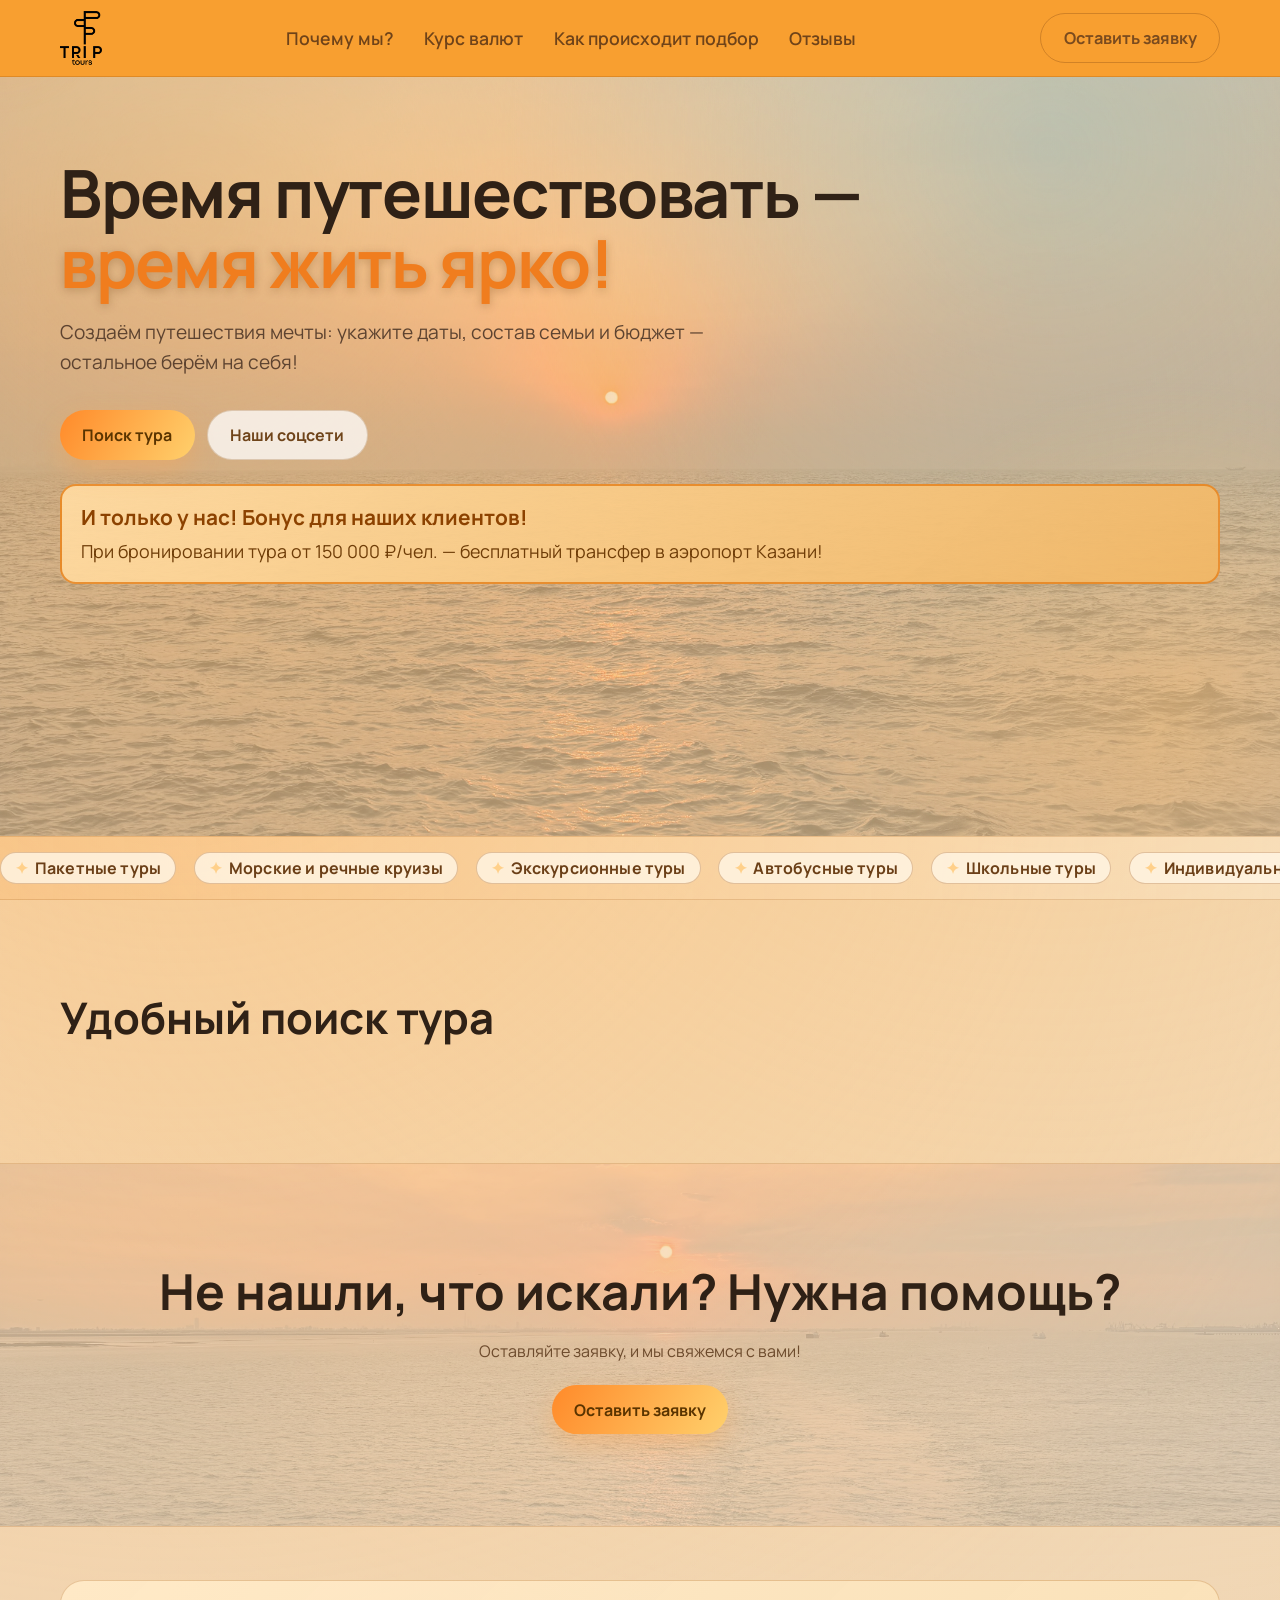
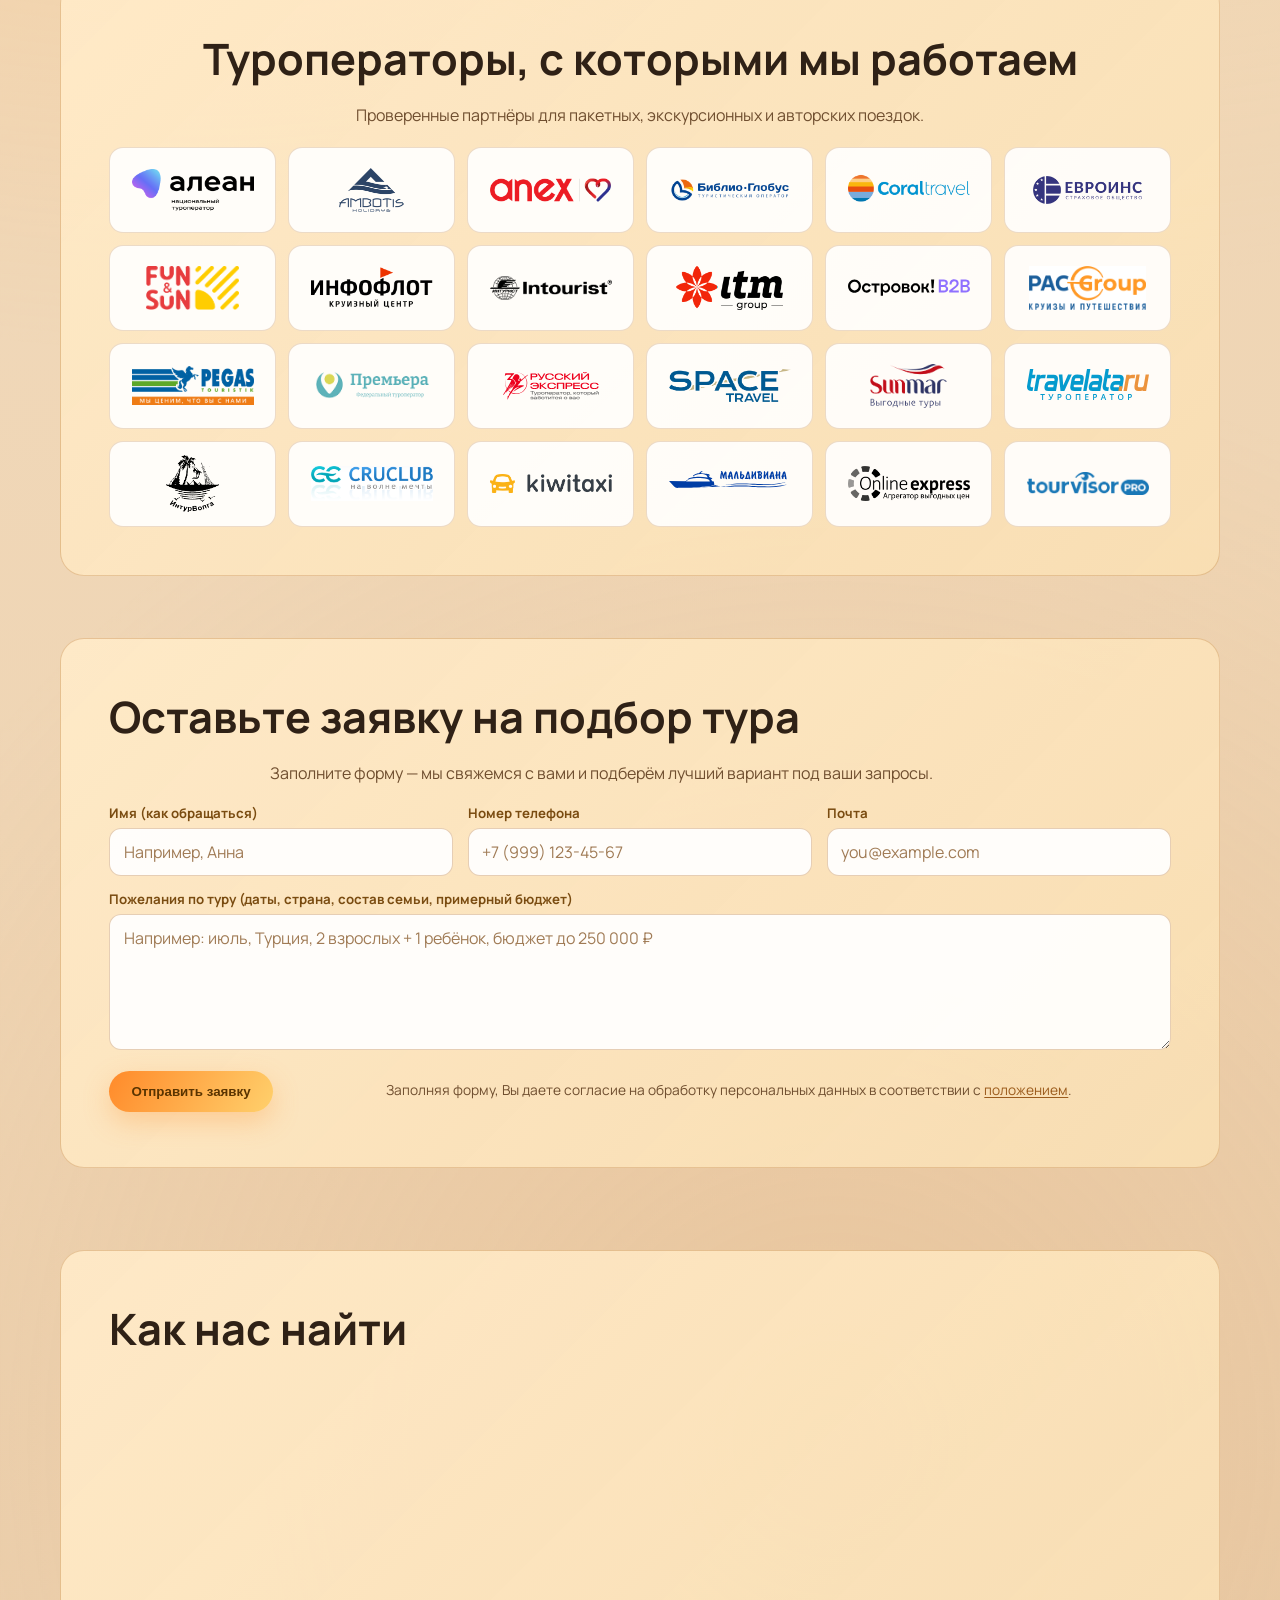
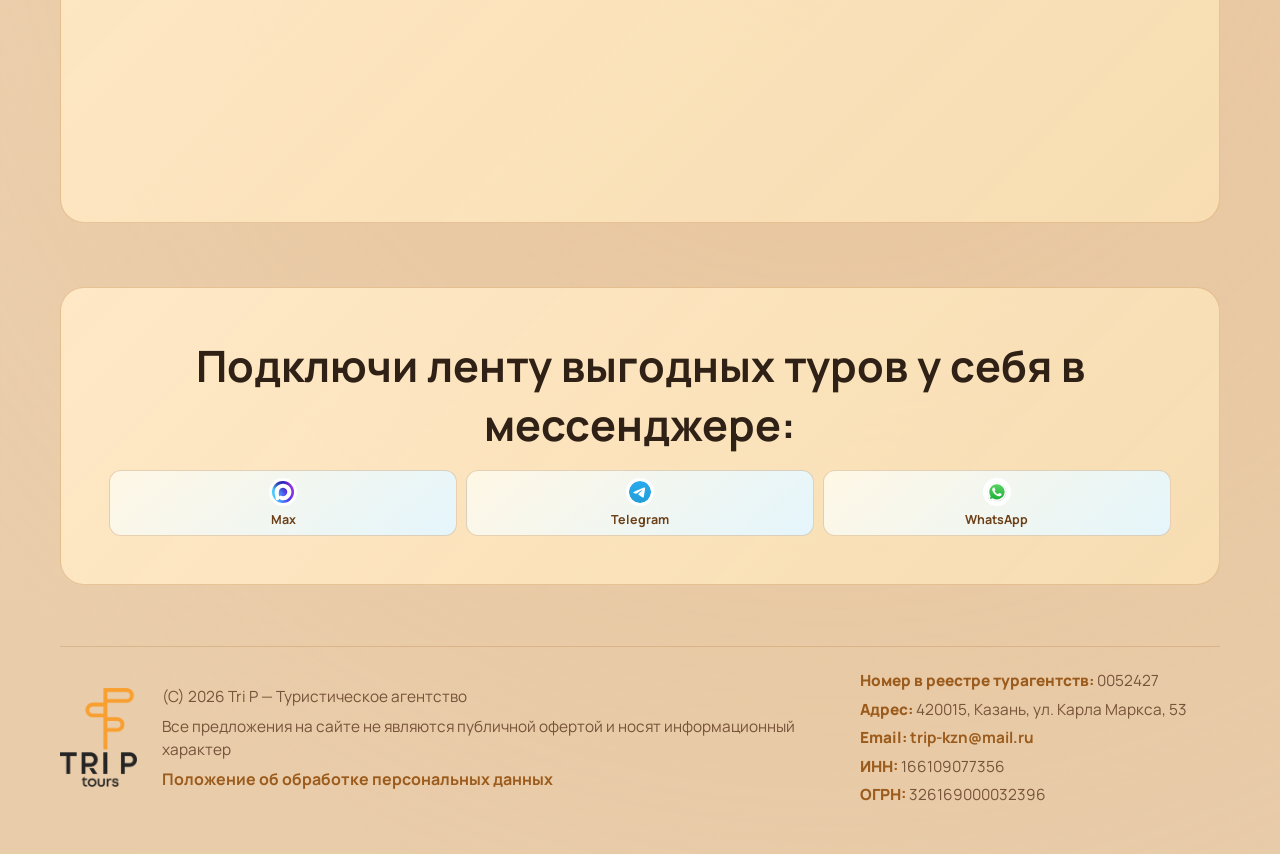
<file: services/website/static/index.html>
<!doctype html>
<html lang="ru">
  <head>
    <meta charset="UTF-8" />
    <meta name="viewport" content="width=device-width, initial-scale=1.0" />
    <title>Trip - Путешествуя по планете</title>
    <link rel="preconnect" href="https://fonts.googleapis.com" />
    <link rel="preconnect" href="https://fonts.gstatic.com" crossorigin />
    <link
      href="https://fonts.googleapis.com/css2?family=Manrope:wght@400;500;600;700;800&display=swap"
      rel="stylesheet"
    />
    <link rel="icon" type="image/png" href="assets/favicon.png" />
    <link rel="stylesheet" href="styles.css" />
  </head>
  <body>
    <div class="cursor-glow" aria-hidden="true"></div>
    <header class="site-header">
      <div class="container nav-wrap">
        <a class="brand" href="/">
          <img src="assets/logo-trip.png" alt="TriP" />
        </a>
        <nav class="nav-links">
          <a href="/why-us">Почему мы?</a>
          <a href="/currency-rate">Курс валют</a>
          <a href="/how-selection-works">Как происходит подбор</a>
          <a href="/reviews">Отзывы</a>
        </nav>
        <a class="btn btn-outline" href="#trip-form">Оставить заявку</a>
      </div>
    </header>

    <main>
      <section class="hero parallax-section" id="hero">
        <div class="hero-bg-layer layer-1" data-speed="0.25"></div>
        <div class="hero-bg-layer layer-2" data-speed="0.45"></div>
        <div class="hero-bg-layer layer-3" data-speed="0.7"></div>

        <div class="container hero-content">
          <div class="hero-main-copy">
            <h1>
              Время путешествовать —
              <span>время жить ярко!</span>
            </h1>
            <p class="hero-subtitle">
              Создаём путешествия мечты: укажите даты, состав семьи и бюджет —
              остальное берём на себя!
            </p>
            <div class="hero-actions">
              <a href="#tourvisor-search" class="btn btn-primary">Поиск тура</a>
              <a href="#groups" class="btn btn-glass">Наши соцсети</a>
            </div>

            <div class="bonus-offer">
              <strong>И только у нас! Бонус для наших клиентов!</strong>
              <span>При бронировании тура от 150 000 ₽/чел. — бесплатный трансфер в аэропорт Казани!</span>
            </div>
          </div>

        </div>
      </section>

      <section class="motion-strip" aria-label="Преимущества">
        <div class="motion-track">
          <div class="motion-group">
            <span>Пакетные туры</span>
            <span>Морские и речные круизы</span>
            <span>Экскурсионные туры</span>
            <span>Автобусные туры</span>
            <span>Школьные туры</span>
            <span>Индивидуальные путешествия</span>
            <span>Визовая поддержка</span>
            <span>Отели</span>
            <span>Авиабилеты</span>
            <span>Страховка</span>
          </div>
          <div class="motion-group" aria-hidden="true">
            <span>Пакетные туры</span>
            <span>Морские и речные круизы</span>
            <span>Экскурсионные туры</span>
            <span>Автобусные туры</span>
            <span>Школьные туры</span>
            <span>Индивидуальные путешествия</span>
            <span>Визовая поддержка</span>
            <span>Отели</span>
            <span>Авиабилеты</span>
            <span>Страховка</span>
          </div>
        </div>
      </section>

      <section class="section reveal-item" id="tourvisor-search">
        <div class="container">
          <div class="section-head">
            <h2>Удобный поиск тура</h2>
          </div>
          <div class="tv-search-form tv-moduleid-9976347" id="tvModuleContainer"></div>
        </div>
      </section>

      <!-- 
      <section class="section destinations reveal-item">
        <div class="container">
          <div class="section-head">
            <p class="eyebrow">Топ-направления</p>
            <h2>Куда отправимся в этом сезоне</h2>
          </div>

          <div class="slider" data-slider="destinations" data-autoplay="true" data-interval="4200">
            <button class="slider-btn prev" aria-label="Предыдущий слайд">‹</button>
            <div class="slider-window">
              <div class="slider-track">
                <article class="card destination-card active">
                  <img src="assets/images/site/dest-1.jpg" data-fallback="assets/images/site/dest-2.jpg" alt="Направление 1" />
                  <div class="card-info">
                    <h3>Санторини, Греция</h3>
                    <p>Белоснежные улочки, вулканические пляжи и закаты уровня postcard.</p>
                  </div>
                </article>
                <article class="card destination-card">
                  <img src="assets/images/site/dest-2.jpg" data-fallback="assets/images/site/dest-3.jpg" alt="Направление 2" />
                  <div class="card-info">
                    <h3>Бали, Индонезия</h3>
                    <p>Тропическая эстетика, виллы в джунглях и перезагрузка в стиле zen.</p>
                  </div>
                </article>
                <article class="card destination-card">
                  <img src="assets/images/site/dest-3.jpg" data-fallback="assets/images/site/dest-4.jpg" alt="Направление 3" />
                  <div class="card-info">
                    <h3>Мальдивы</h3>
                    <p>Кристально чистая вода, уединённые резорты и идеальный отдых deluxe.</p>
                  </div>
                </article>
                <article class="card destination-card">
                  <img src="assets/images/site/dest-4.jpg" data-fallback="assets/images/site/dest-1.jpg" alt="Направление 4" />
                  <div class="card-info">
                    <h3>Дубай, ОАЭ</h3>
                    <p>Футуризм, люкс-шопинг и гастрономия мирового уровня.</p>
                  </div>
                </article>
              </div>
            </div>
            <button class="slider-btn next" aria-label="Следующий слайд">›</button>
            <div class="slider-dots"></div>
          </div>
        </div>
      </section>
      -->

      <section class="section parallax-banner reveal-item" id="banner">
        <div class="banner-layer" data-speed="0.3"></div>
        <div class="container">
          <h2>Не нашли, что искали? Нужна помощь?</h2>
          <p>
            Оставляйте заявку, и мы свяжемся с вами!
          </p>
          <a href="#trip-form" class="btn btn-primary">Оставить заявку</a>
        </div>
      </section>

      <section class="section reveal-item operators-section" id="operators">
        <div class="container cta-box">
          <h2>Туроператоры, с которыми мы работаем</h2>
          <p>Проверенные партнёры для пакетных, экскурсионных и авторских поездок.</p>
          <div class="operators-grid" aria-label="Логотипы туроператоров">
            <article class="operator-logo-card"><img src="assets/logos/alean.png" alt="Alean" loading="lazy" /></article>
            <article class="operator-logo-card"><img src="assets/logos/ambotis.png" alt="Ambotis" loading="lazy" /></article>
            <article class="operator-logo-card"><img src="assets/logos/anex.png" alt="Anex" loading="lazy" /></article>
            <article class="operator-logo-card"><img src="assets/logos/biblioglobus.png" alt="Библио-Глобус" loading="lazy" /></article>
            <article class="operator-logo-card"><img src="assets/logos/coral.png" alt="Coral" loading="lazy" /></article>
            <article class="operator-logo-card"><img src="assets/logos/euroins.png" alt="Euroins" loading="lazy" /></article>
            <article class="operator-logo-card"><img src="assets/logos/funsun.png" alt="Fun&Sun" loading="lazy" /></article>
            <article class="operator-logo-card"><img src="assets/logos/infoflot.png" alt="Инфофлот" loading="lazy" /></article>
            <article class="operator-logo-card"><img src="assets/logos/intourist.png" alt="Intourist" loading="lazy" /></article>
            <article class="operator-logo-card"><img src="assets/logos/itmgroup.png" alt="ITM Group" loading="lazy" /></article>
            <article class="operator-logo-card"><img src="assets/logos/ostrovok_b2b.svg" alt="Ostrovok B2B" loading="lazy" /></article>
            <article class="operator-logo-card"><img src="assets/logos/pacgroup.png" alt="PAC Group" loading="lazy" /></article>
            <article class="operator-logo-card"><img src="assets/logos/pegas.png" alt="Pegas" loading="lazy" /></article>
            <article class="operator-logo-card"><img src="assets/logos/premiera.png" alt="Премьера" loading="lazy" /></article>
            <article class="operator-logo-card operator-logo-card--r-express"><img src="assets/logos/r-express.svg" alt="R-Express" loading="lazy" /></article>
            <article class="operator-logo-card"><img src="assets/logos/space-travel.png" alt="Space Travel" loading="lazy" /></article>
            <article class="operator-logo-card"><img src="assets/logos/sunmar.png" alt="Sunmar" loading="lazy" /></article>
            <article class="operator-logo-card"><img src="assets/logos/travelata.svg" alt="Travelata" loading="lazy" /></article>
            <article class="operator-logo-card operator-logo-card--intourvolga"><img src="assets/logos/intourvolga.png" alt="Intourvolga" loading="lazy" /></article>
            <article class="operator-logo-card"><img src="assets/logos/cruclub.png" alt="CruClub" loading="lazy" /></article>
            <article class="operator-logo-card"><img src="assets/logos/kiwitaxi.png" alt="Kiwitaxi" loading="lazy" /></article>
            <article class="operator-logo-card"><img src="assets/logos/maldiviana.svg" alt="Maldiviana" loading="lazy" /></article>
            <article class="operator-logo-card"><img src="assets/logos/onlineexpress.png" alt="Online Express" loading="lazy" /></article>
            <article class="operator-logo-card"><img src="assets/logos/tourvisor.png" alt="Tourvisor" loading="lazy" /></article>
          </div>
        </div>
      </section>

      <section class="section cta reveal-item" id="trip-form">
        <div class="container cta-box form-box">
          <h2>Оставьте заявку на подбор тура</h2>
          <p>Заполните форму — мы свяжемся с вами и подберём лучший вариант под ваши запросы.</p>

          <form class="trip-form" action="#" method="post">
            <label>
              <span>Имя (как обращаться)</span>
              <input type="text" name="name" placeholder="Например, Анна" required />
            </label>
            <label>
              <span>Номер телефона</span>
              <input type="tel" name="phone" placeholder="+7 (999) 123-45-67" required />
            </label>
            <label>
              <span>Почта</span>
              <input type="email" name="email" placeholder="you@example.com" required />
            </label>
            <label class="full">
              <span>Пожелания по туру (даты, страна, состав семьи, примерный бюджет)</span>
              <textarea name="wishes" rows="5" placeholder="Например: июль, Турция, 2 взрослых + 1 ребёнок, бюджет до 250 000 ₽"></textarea>
            </label>
            <div class="form-submit-row full">
              <button class="btn btn-primary" type="submit">Отправить заявку</button>
              <p class="form-consent-note">
                Заполняя форму, Вы даете согласие на обработку персональных данных в соответствии с
                <a href="/privacy">положением</a>.
              </p>
            </div>
          </form>
        </div>
      </section>

      <section class="section reveal-item map-section" id="office-map">
        <div class="container cta-box form-box">
          <h2>Как нас найти</h2>
          <div id="map" style="width: 100%; height: 400px;"></div>
        </div>
      </section>

      <section class="section cta reveal-item groups-section" id="groups">
        <div class="container cta-box">
          <h2>Подключи ленту выгодных туров у себя в мессенджере:</h2>
          <div class="social-buttons social-buttons-wide">
            <a class="social-btn is-max" href="https://max.ru/id166109077356_biz" target="_blank" rel="noopener noreferrer">
              <img class="social-icon" src="assets/logos/max.svg" alt="Max" />
              <span>Max</span>
            </a>
            <a class="social-btn is-telegram" href="https://t.me/trip_kzn" target="_blank" rel="noopener noreferrer">
              <img class="social-icon" src="assets/logos/telegram.svg" alt="Telegram" />
              <span>Telegram</span>
            </a>
            <a class="social-btn is-whatsapp" href="https://chat.whatsapp.com/KMzXOHxLu4t6FWKant6Tfc?mode=gi_t" target="_blank" rel="noopener noreferrer">
              <img class="social-icon" src="assets/logos/whatsapp.svg" alt="WhatsApp" />
              <span>WhatsApp</span>
            </a>
          </div>
        </div>
      </section>

    </main>

    <footer class="site-footer">
      <div class="container footer-wrap">
        <a class="brand" href="#">
          <img src="assets/logo-trip.png" alt="TriP" />
        </a>
        <div class="footer-copy">
          <p>(C) 2026 Tri P — Туристическое агентство</p>
          <p>Все предложения на сайте не являются публичной офертой и носят информационный характер</p>
          <a href="/privacy">Положение об обработке персональных данных</a>
        </div>
        <div class="footer-requisites" id="requisites">
          <p><span>Номер в реестре турагентств:</span> 0052427</p>
          <p><span>Адрес:</span> 420015, Казань, ул. Карла Маркса, 53</p>
          <p><span>Email:</span> <a href="mailto:trip-kzn@mail.ru">trip-kzn@mail.ru</a></p>
          <p><span>ИНН:</span> 166109077356</p>
          <p><span>ОГРН:</span> 326169000032396</p>
        </div>
      </div>
    </footer>

    <script defer src="https://tourvisor.ru/module/init.js"></script>
    <script src="https://api-maps.yandex.ru/2.1/?apikey=7b41d83b-32fc-45fa-bdab-372d161210b2&lang=ru_RU" type="text/javascript"></script>
    <script type="text/javascript">
      ymaps.ready(init);
      function init() {
        var officeAddress = 'Казань, улица Карла Маркса, 53';
        // Запасные координаты офиса на случай, если геокодер недоступен.
        var fallbackCoords = [55.79555, 49.13424];

        function renderMap(coords) {
          var myMap = new ymaps.Map("map", {
            center: coords,
            zoom: 17,
            controls: ['zoomControl', 'typeSelector']
          });

          var myPlacemark = new ymaps.Placemark(
            coords,
            {
              hintContent: 'Наш офис',
              balloonContent: 'Адрес: г. Казань, ул. Карла Маркса, 53'
            },
            {
              preset: 'islands#redDotIcon'
            }
          );

          myMap.geoObjects.add(myPlacemark);
        }

        ymaps.geocode(officeAddress, { results: 1 }).then(
          function (res) {
            var firstResult = res.geoObjects.get(0);
            renderMap(firstResult ? firstResult.geometry.getCoordinates() : fallbackCoords);
          },
          function () {
            renderMap(fallbackCoords);
          }
        );
      }
    </script>
    <script src="script.js"></script>
  </body>
</html>
</file>
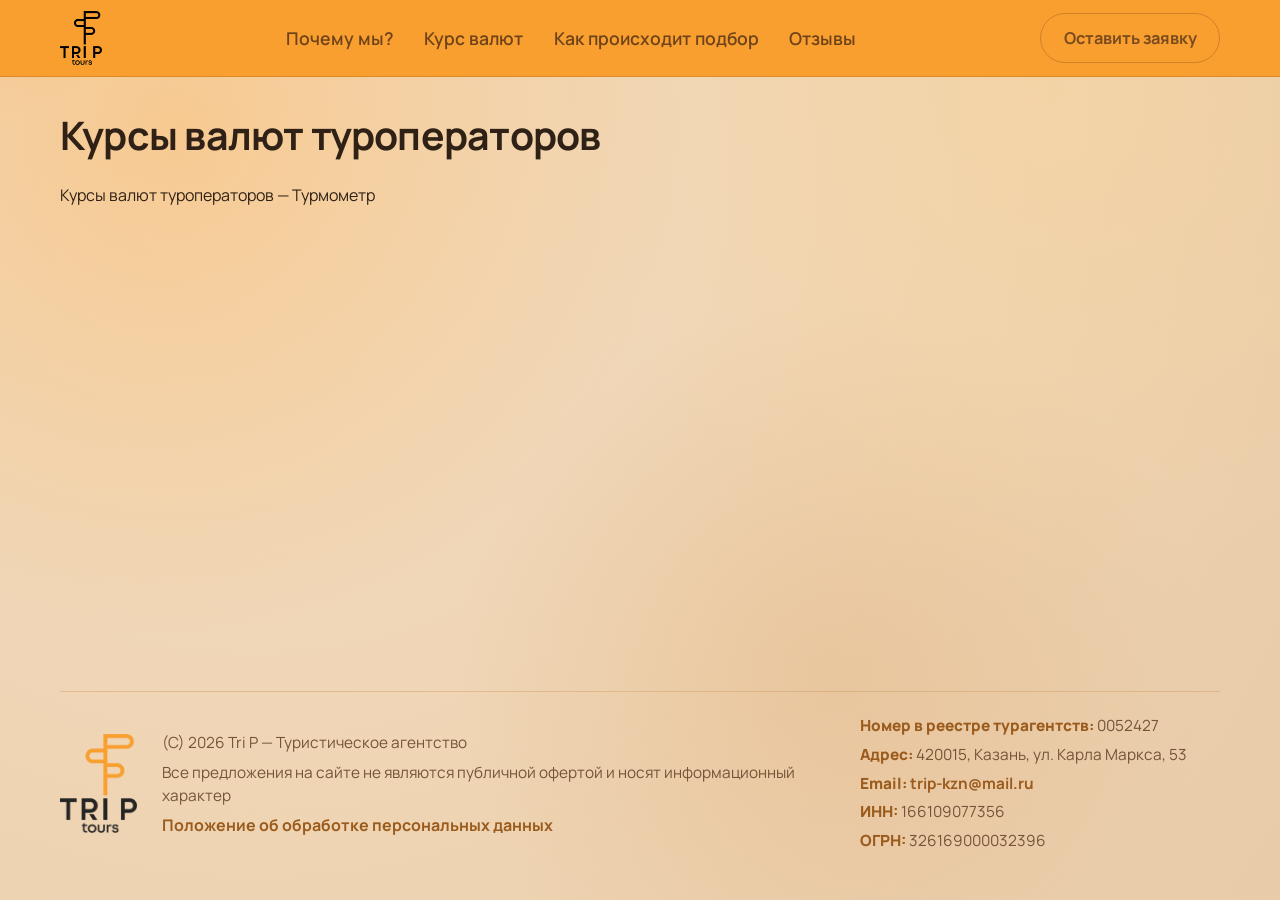
<file: services/website/static/currency-rate.html>
<!doctype html>
<html lang="ru">
  <head>
    <meta charset="UTF-8" />
    <meta name="viewport" content="width=device-width, initial-scale=1.0" />
    <title>Курс валют — TriP</title>
    <link rel="preconnect" href="https://fonts.googleapis.com" />
    <link rel="preconnect" href="https://fonts.gstatic.com" crossorigin />
    <link
      href="https://fonts.googleapis.com/css2?family=Manrope:wght@400;500;600;700;800&display=swap"
      rel="stylesheet"
    />
    <link rel="icon" type="image/png" href="assets/favicon.png" />
    <link rel="stylesheet" href="styles.css" />
  </head>
  <body>
    <div class="cursor-glow" aria-hidden="true"></div>

    <header class="site-header">
      <div class="container nav-wrap">
        <a class="brand" href="/">
          <img src="assets/logo-trip.png" alt="TriP" />
        </a>
        <nav class="nav-links">
          <a href="/why-us">Почему мы?</a>
          <a href="/currency-rate">Курс валют</a>
          <a href="/how-selection-works">Как происходит подбор</a>
          <a href="/reviews">Отзывы</a>
        </nav>
        <a class="btn btn-outline" href="/#trip-form">Оставить заявку</a>
      </div>
    </header>

    <main>
      <section class="section currency-page">
        <div class="container">
          <div class="section-head">
            <h1>Курсы валют туроператоров</h1>
          </div>

          <div data-tm-widget="exchange-touroperators-widget" data-license-code="lic_KL9Q9LFFLCDXDHQQ4XRF">
            <a href="https://tourmometer.ru/">Курсы валют туроператоров — Турмометр</a>
          </div>
        </div>
      </section>
    </main>

    <footer class="site-footer">
      <div class="container footer-wrap">
        <a class="brand" href="/">
          <img src="assets/logo-trip.png" alt="TriP" />
        </a>
        <div class="footer-copy">
          <p>(C) 2026 Tri P — Туристическое агентство</p>
          <p>Все предложения на сайте не являются публичной офертой и носят информационный характер</p>
          <a href="/privacy">Положение об обработке персональных данных</a>
        </div>
        <div class="footer-requisites" id="requisites">
          <p><span>Номер в реестре турагентств:</span> 0052427</p>
          <p><span>Адрес:</span> 420015, Казань, ул. Карла Маркса, 53</p>
          <p><span>Email:</span> <a href="mailto:trip-kzn@mail.ru">trip-kzn@mail.ru</a></p>
          <p><span>ИНН:</span> 166109077356</p>
          <p><span>ОГРН:</span> 326169000032396</p>
        </div>
      </div>
    </footer>

    <script src="https://tourmometer.ru/widgets/tm-widget-loader.js" async></script>
  </body>
</html>
</file>
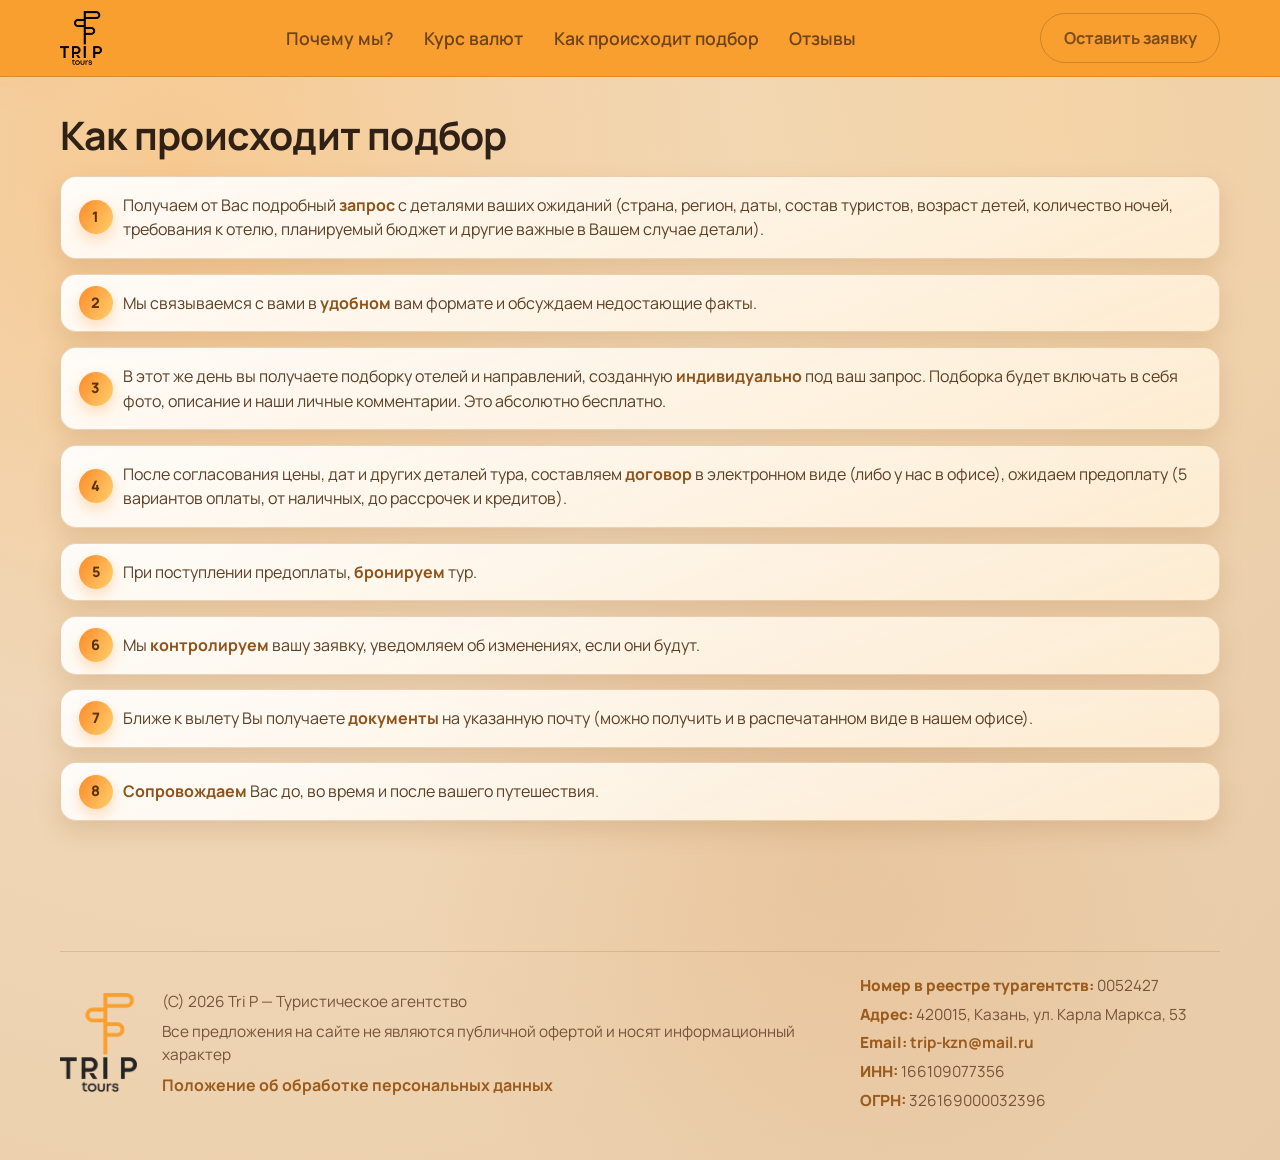
<file: services/website/static/how-selection-works.html>
<!doctype html>
<html lang="ru">
  <head>
    <meta charset="UTF-8" />
    <meta name="viewport" content="width=device-width, initial-scale=1.0" />
    <title>Как происходит подбор — TriP</title>
    <link rel="preconnect" href="https://fonts.googleapis.com" />
    <link rel="preconnect" href="https://fonts.gstatic.com" crossorigin />
    <link
      href="https://fonts.googleapis.com/css2?family=Manrope:wght@400;500;600;700;800&display=swap"
      rel="stylesheet"
    />
    <link rel="icon" type="image/png" href="assets/favicon.png" />
    <link rel="stylesheet" href="styles.css" />
  </head>
  <body>
    <div class="cursor-glow" aria-hidden="true"></div>

    <header class="site-header">
      <div class="container nav-wrap">
        <a class="brand" href="/">
          <img src="assets/logo-trip.png" alt="TriP" />
        </a>
        <nav class="nav-links">
          <a href="/why-us">Почему мы?</a>
          <a href="/currency-rate">Курс валют</a>
          <a href="/how-selection-works">Как происходит подбор</a>
          <a href="/reviews">Отзывы</a>
        </nav>
        <a class="btn btn-outline" href="/#trip-form">Оставить заявку</a>
      </div>
    </header>

    <main>
      <section class="section process-page">
        <div class="container">
          <div class="section-head process-head">
            <h1>Как происходит подбор</h1>
          </div>

          <div class="process-grid">
            <article class="process-item">
              Получаем от Вас подробный <strong>запрос</strong> с деталями ваших ожиданий (страна, регион, даты, состав туристов, возраст детей, количество ночей, требования к отелю, планируемый бюджет и другие важные в Вашем случае детали).
            </article>
            <article class="process-item">
              Мы связываемся с вами в <strong>удобном</strong> вам формате и обсуждаем недостающие факты.
            </article>
            <article class="process-item">
              В этот же день вы получаете подборку отелей и направлений, созданную <strong>индивидуально</strong> под ваш запрос. Подборка будет включать в себя фото, описание и наши личные комментарии. Это абсолютно бесплатно.
            </article>
            <article class="process-item">
              После согласования цены, дат и других деталей тура, составляем <strong>договор</strong> в электронном виде (либо у нас в офисе), ожидаем предоплату (5 вариантов оплаты, от наличных, до рассрочек и кредитов).
            </article>
            <article class="process-item">
              При поступлении предоплаты, <strong>бронируем</strong> тур.
            </article>
            <article class="process-item">
              Мы <strong>контролируем</strong> вашу заявку, уведомляем об изменениях, если они будут.
            </article>
            <article class="process-item">
              Ближе к вылету Вы получаете <strong>документы</strong> на указанную почту (можно получить и в распечатанном виде в нашем офисе).
            </article>
            <article class="process-item">
              <strong>Сопровождаем</strong> Вас до, во время и после вашего путешествия.
            </article>
          </div>
        </div>
      </section>
    </main>

    <footer class="site-footer">
      <div class="container footer-wrap">
        <a class="brand" href="/">
          <img src="assets/logo-trip.png" alt="TriP" />
        </a>
        <div class="footer-copy">
          <p>(C) 2026 Tri P — Туристическое агентство</p>
          <p>Все предложения на сайте не являются публичной офертой и носят информационный характер</p>
          <a href="/privacy">Положение об обработке персональных данных</a>
        </div>
        <div class="footer-requisites" id="requisites">
          <p><span>Номер в реестре турагентств:</span> 0052427</p>
          <p><span>Адрес:</span> 420015, Казань, ул. Карла Маркса, 53</p>
          <p><span>Email:</span> <a href="mailto:trip-kzn@mail.ru">trip-kzn@mail.ru</a></p>
          <p><span>ИНН:</span> 166109077356</p>
          <p><span>ОГРН:</span> 326169000032396</p>
        </div>
      </div>
    </footer>
  </body>
</html>
</file>
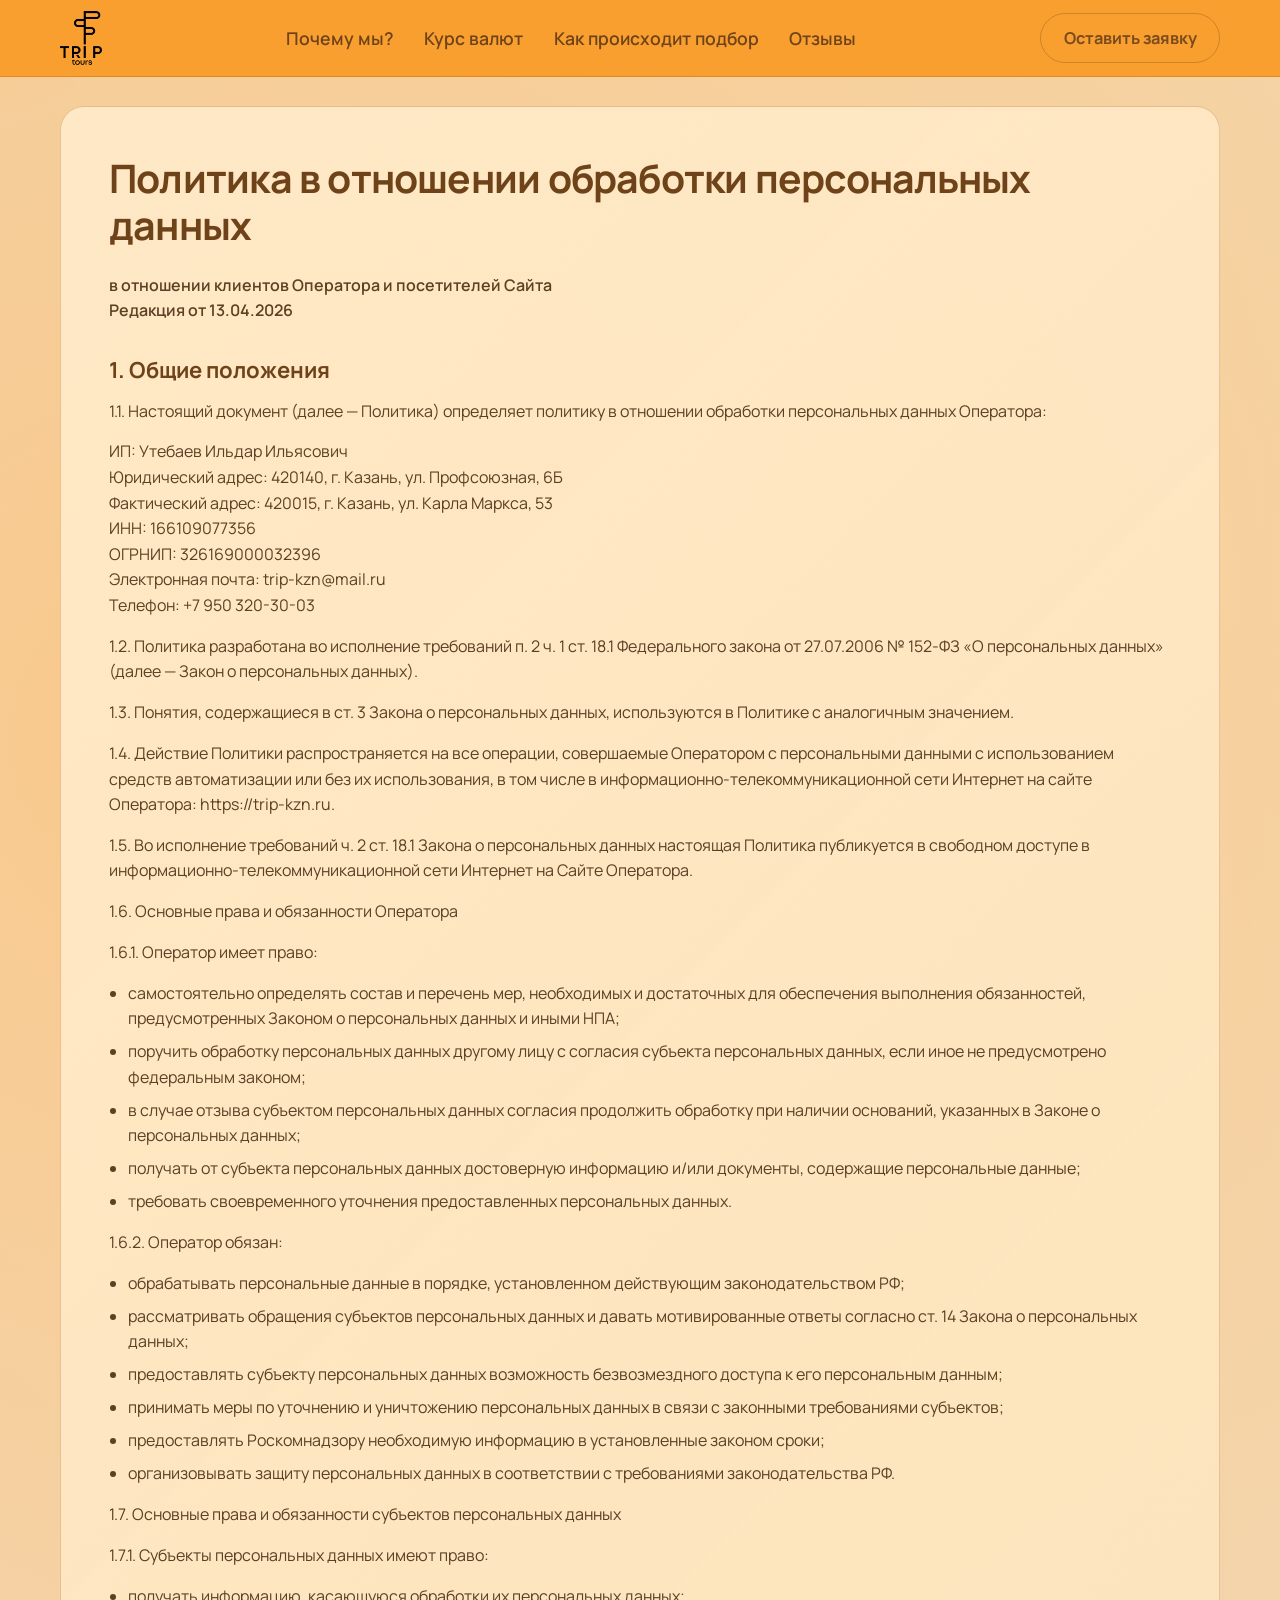
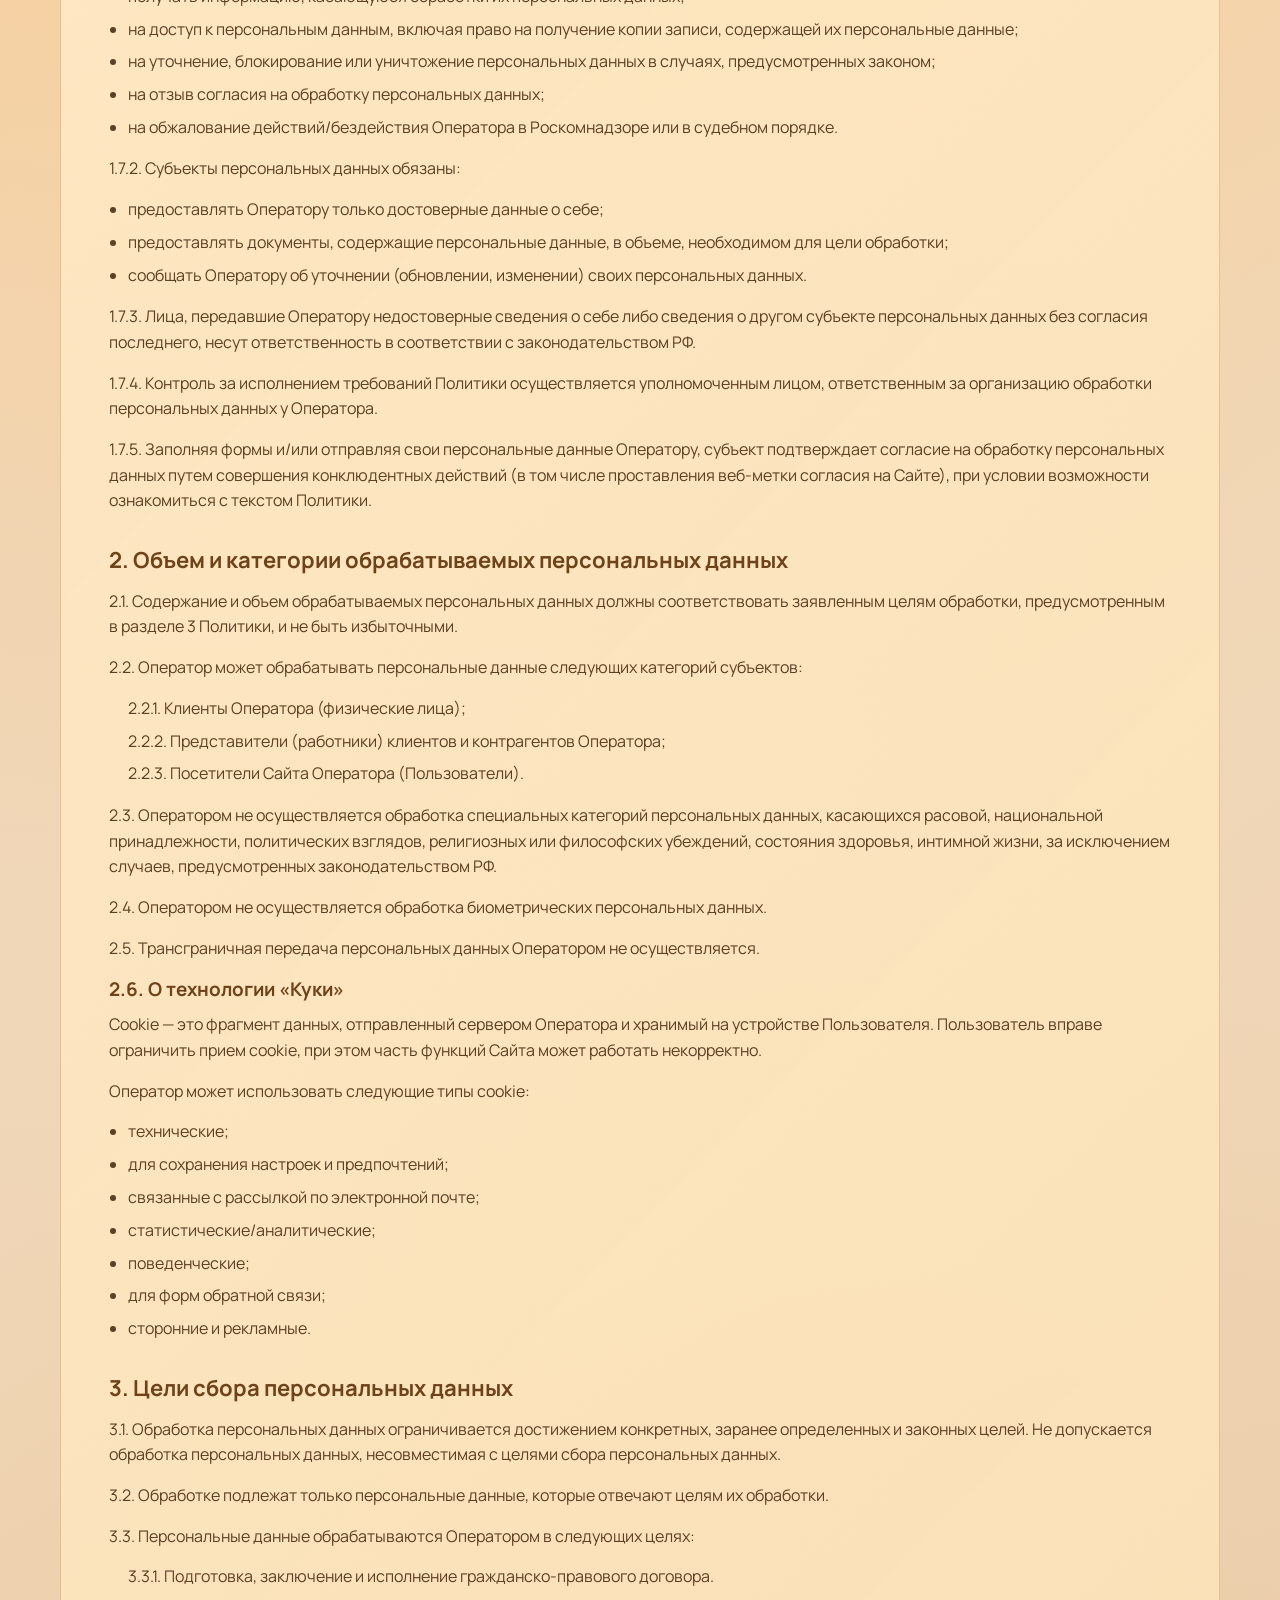
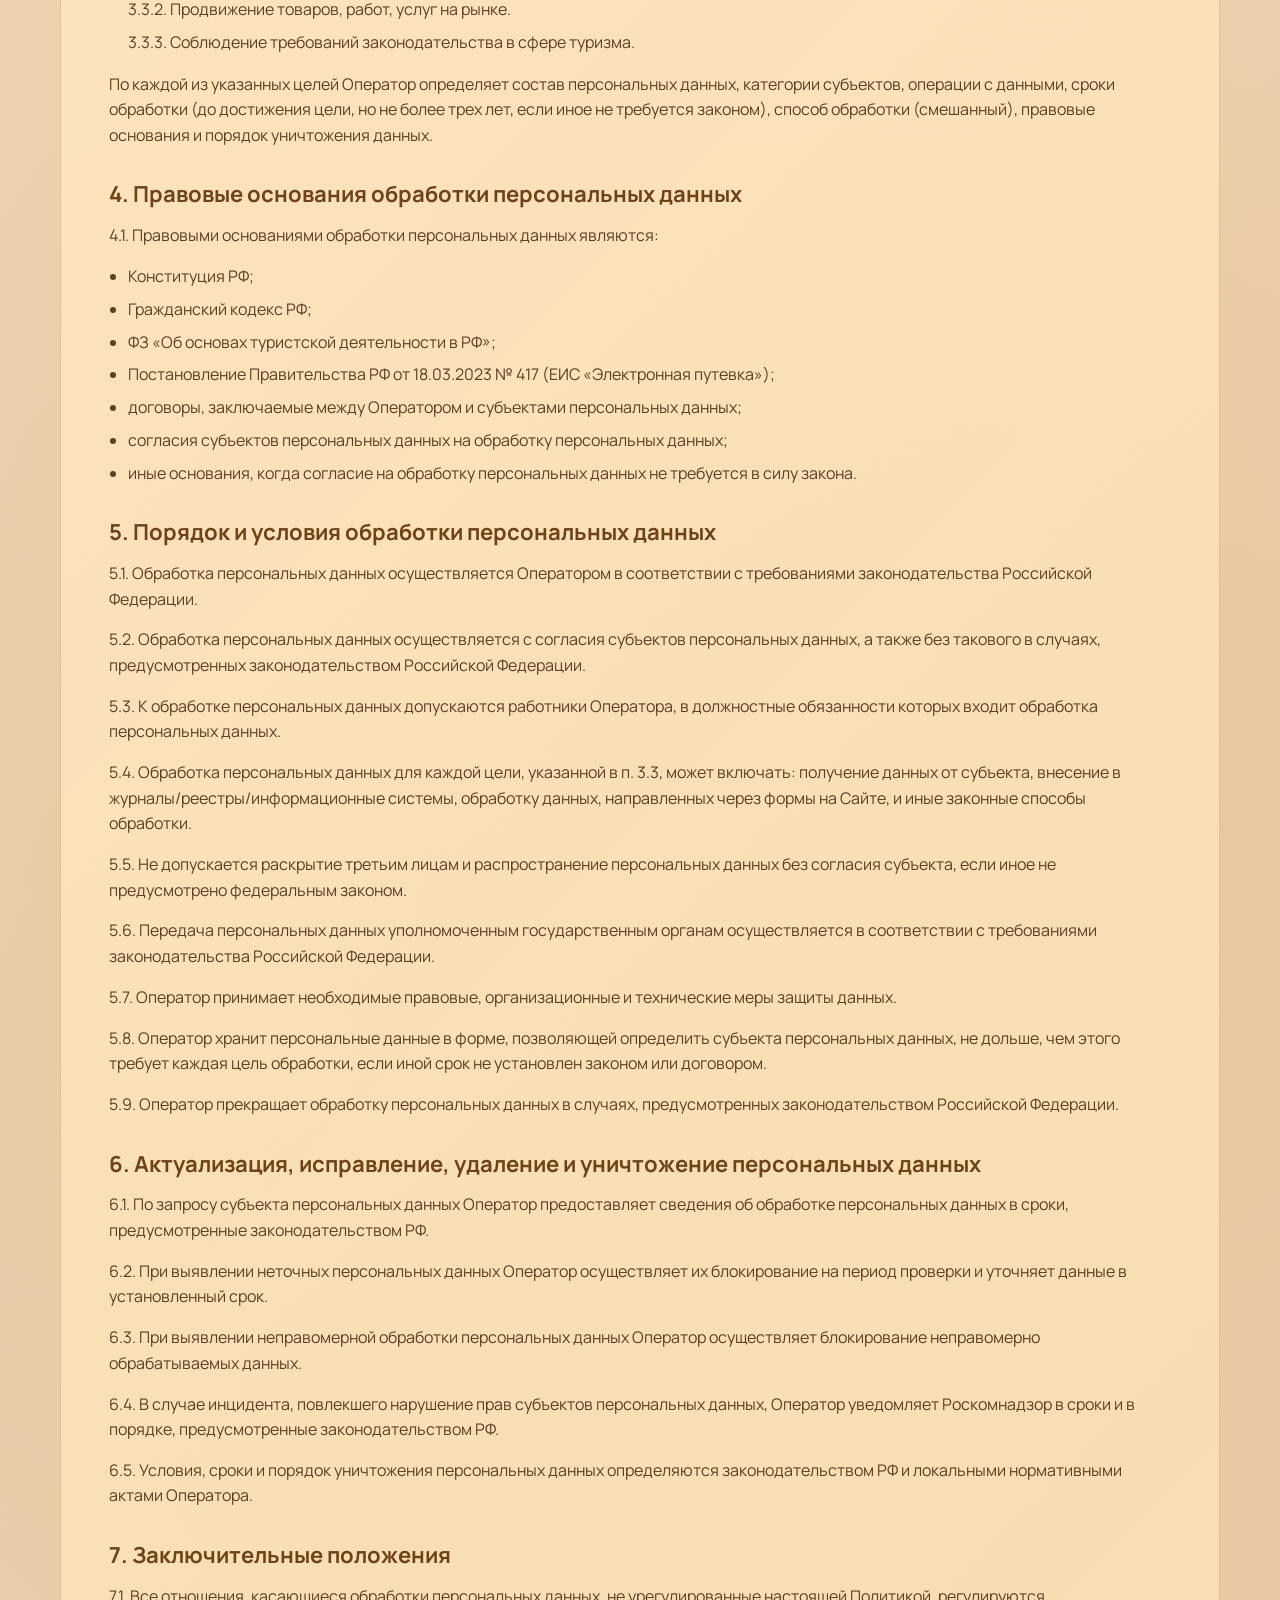
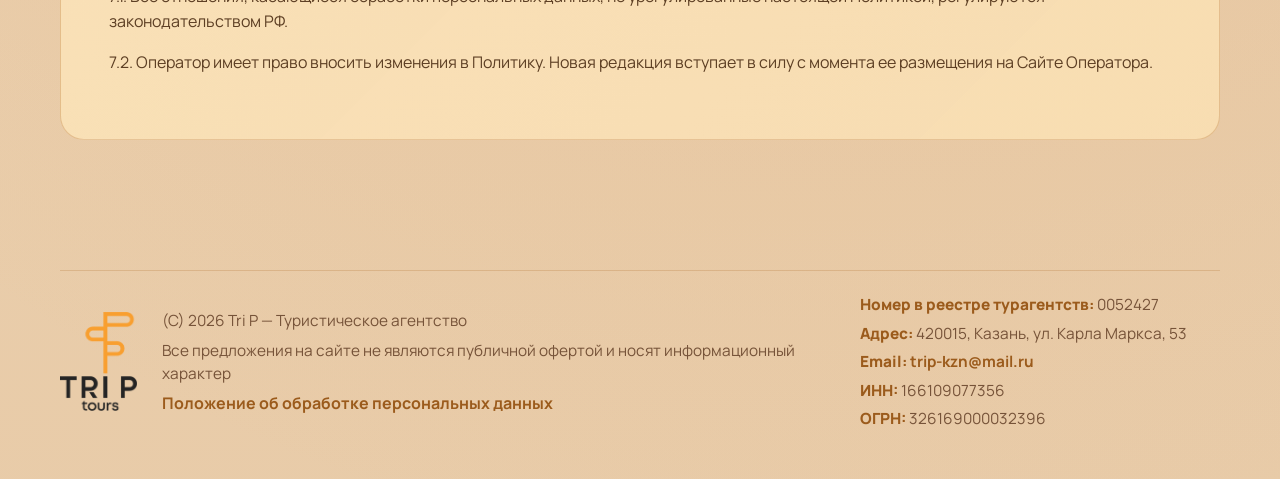
<file: services/website/static/privacy.html>
<!doctype html>
<html lang="ru">
  <head>
    <meta charset="UTF-8" />
    <meta name="viewport" content="width=device-width, initial-scale=1.0" />
    <title>Положение об обработке персональных данных — TriP</title>
    <link rel="preconnect" href="https://fonts.googleapis.com" />
    <link rel="preconnect" href="https://fonts.gstatic.com" crossorigin />
    <link
      href="https://fonts.googleapis.com/css2?family=Manrope:wght@400;500;600;700;800&display=swap"
      rel="stylesheet"
    />
    <link rel="icon" type="image/png" href="assets/favicon.png" />
    <link rel="stylesheet" href="styles.css" />
  </head>
  <body>
    <div class="cursor-glow" aria-hidden="true"></div>

    <header class="site-header">
      <div class="container nav-wrap">
        <a class="brand" href="/">
          <img src="assets/logo-trip.png" alt="TriP" />
        </a>
        <nav class="nav-links">
          <a href="/why-us">Почему мы?</a>
          <a href="/currency-rate">Курс валют</a>
          <a href="/how-selection-works">Как происходит подбор</a>
          <a href="/reviews">Отзывы</a>
        </nav>
        <a class="btn btn-outline" href="/#trip-form">Оставить заявку</a>
      </div>
    </header>

    <main>
      <section class="section privacy-page">
        <div class="container cta-box form-box privacy-doc">
          <h1>Политика в отношении обработки персональных данных</h1>
          <p class="privacy-owner">
            в отношении клиентов Оператора и посетителей Сайта<br />
            Редакция от 13.04.2026
          </p>

          <h2>1. Общие положения</h2>
          <p>
            1.1. Настоящий документ (далее — Политика) определяет политику в отношении обработки персональных
            данных Оператора:
          </p>
          <p>
            ИП: Утебаев Ильдар Ильясович<br />
            Юридический адрес: 420140, г. Казань, ул. Профсоюзная, 6Б<br />
            Фактический адрес: 420015, г. Казань, ул. Карла Маркса, 53<br />
            ИНН: 166109077356<br />
            ОГРНИП: 326169000032396<br />
            Электронная почта: <a href="mailto:trip-kzn@mail.ru">trip-kzn@mail.ru</a><br />
            Телефон: +7 950 320-30-03
          </p>
          <p>
            1.2. Политика разработана во исполнение требований п. 2 ч. 1 ст. 18.1 Федерального закона от 27.07.2006
            № 152-ФЗ «О персональных данных» (далее — Закон о персональных данных).
          </p>
          <p>
            1.3. Понятия, содержащиеся в ст. 3 Закона о персональных данных, используются в Политике с аналогичным
            значением.
          </p>
          <p>
            1.4. Действие Политики распространяется на все операции, совершаемые Оператором с персональными
            данными с использованием средств автоматизации или без их использования, в том числе в
            информационно-телекоммуникационной сети Интернет на сайте Оператора:
            <a href="https://trip-kzn.ru" target="_blank" rel="noopener noreferrer">https://trip-kzn.ru</a>.
          </p>
          <p>
            1.5. Во исполнение требований ч. 2 ст. 18.1 Закона о персональных данных настоящая Политика публикуется
            в свободном доступе в информационно-телекоммуникационной сети Интернет на Сайте Оператора.
          </p>

          <p>1.6. Основные права и обязанности Оператора</p>
          <p>1.6.1. Оператор имеет право:</p>
          <ul>
            <li>самостоятельно определять состав и перечень мер, необходимых и достаточных для обеспечения выполнения обязанностей, предусмотренных Законом о персональных данных и иными НПА;</li>
            <li>поручить обработку персональных данных другому лицу с согласия субъекта персональных данных, если иное не предусмотрено федеральным законом;</li>
            <li>в случае отзыва субъектом персональных данных согласия продолжить обработку при наличии оснований, указанных в Законе о персональных данных;</li>
            <li>получать от субъекта персональных данных достоверную информацию и/или документы, содержащие персональные данные;</li>
            <li>требовать своевременного уточнения предоставленных персональных данных.</li>
          </ul>
          <p>1.6.2. Оператор обязан:</p>
          <ul>
            <li>обрабатывать персональные данные в порядке, установленном действующим законодательством РФ;</li>
            <li>рассматривать обращения субъектов персональных данных и давать мотивированные ответы согласно ст. 14 Закона о персональных данных;</li>
            <li>предоставлять субъекту персональных данных возможность безвозмездного доступа к его персональным данным;</li>
            <li>принимать меры по уточнению и уничтожению персональных данных в связи с законными требованиями субъектов;</li>
            <li>предоставлять Роскомнадзору необходимую информацию в установленные законом сроки;</li>
            <li>организовывать защиту персональных данных в соответствии с требованиями законодательства РФ.</li>
          </ul>

          <p>1.7. Основные права и обязанности субъектов персональных данных</p>
          <p>1.7.1. Субъекты персональных данных имеют право:</p>
          <ul>
            <li>получать информацию, касающуюся обработки их персональных данных;</li>
            <li>на доступ к персональным данным, включая право на получение копии записи, содержащей их персональные данные;</li>
            <li>на уточнение, блокирование или уничтожение персональных данных в случаях, предусмотренных законом;</li>
            <li>на отзыв согласия на обработку персональных данных;</li>
            <li>на обжалование действий/бездействия Оператора в Роскомнадзоре или в судебном порядке.</li>
          </ul>
          <p>1.7.2. Субъекты персональных данных обязаны:</p>
          <ul>
            <li>предоставлять Оператору только достоверные данные о себе;</li>
            <li>предоставлять документы, содержащие персональные данные, в объеме, необходимом для цели обработки;</li>
            <li>сообщать Оператору об уточнении (обновлении, изменении) своих персональных данных.</li>
          </ul>
          <p>
            1.7.3. Лица, передавшие Оператору недостоверные сведения о себе либо сведения о другом субъекте
            персональных данных без согласия последнего, несут ответственность в соответствии с законодательством РФ.
          </p>
          <p>
            1.7.4. Контроль за исполнением требований Политики осуществляется уполномоченным лицом, ответственным
            за организацию обработки персональных данных у Оператора.
          </p>
          <p>
            1.7.5. Заполняя формы и/или отправляя свои персональные данные Оператору, субъект подтверждает согласие
            на обработку персональных данных путем совершения конклюдентных действий (в том числе проставления
            веб-метки согласия на Сайте), при условии возможности ознакомиться с текстом Политики.
          </p>

          <h2>2. Объем и категории обрабатываемых персональных данных</h2>
          <p>
            2.1. Содержание и объем обрабатываемых персональных данных должны соответствовать заявленным целям
            обработки, предусмотренным в разделе 3 Политики, и не быть избыточными.
          </p>
          <p>2.2. Оператор может обрабатывать персональные данные следующих категорий субъектов:</p>
          <ul class="numbered-list">
            <li>2.2.1. Клиенты Оператора (физические лица);</li>
            <li>2.2.2. Представители (работники) клиентов и контрагентов Оператора;</li>
            <li>2.2.3. Посетители Сайта Оператора (Пользователи).</li>
          </ul>
          <p>
            2.3. Оператором не осуществляется обработка специальных категорий персональных данных, касающихся
            расовой, национальной принадлежности, политических взглядов, религиозных или философских убеждений,
            состояния здоровья, интимной жизни, за исключением случаев, предусмотренных законодательством РФ.
          </p>
          <p>2.4. Оператором не осуществляется обработка биометрических персональных данных.</p>
          <p>2.5. Трансграничная передача персональных данных Оператором не осуществляется.</p>

          <h3>2.6. О технологии «Куки»</h3>
          <p>
            Cookie — это фрагмент данных, отправленный сервером Оператора и хранимый на устройстве Пользователя.
            Пользователь вправе ограничить прием cookie, при этом часть функций Сайта может работать некорректно.
          </p>
          <p>Оператор может использовать следующие типы cookie:</p>
          <ul>
            <li>технические;</li>
            <li>для сохранения настроек и предпочтений;</li>
            <li>связанные с рассылкой по электронной почте;</li>
            <li>статистические/аналитические;</li>
            <li>поведенческие;</li>
            <li>для форм обратной связи;</li>
            <li>сторонние и рекламные.</li>
          </ul>

          <h2>3. Цели сбора персональных данных</h2>
          <p>
            3.1. Обработка персональных данных ограничивается достижением конкретных, заранее определенных и
            законных целей. Не допускается обработка персональных данных, несовместимая с целями сбора персональных
            данных.
          </p>
          <p>3.2. Обработке подлежат только персональные данные, которые отвечают целям их обработки.</p>
          <p>3.3. Персональные данные обрабатываются Оператором в следующих целях:</p>
          <ul class="numbered-list">
            <li>3.3.1. Подготовка, заключение и исполнение гражданско-правового договора.</li>
            <li>3.3.2. Продвижение товаров, работ, услуг на рынке.</li>
            <li>3.3.3. Соблюдение требований законодательства в сфере туризма.</li>
          </ul>
          <p>
            По каждой из указанных целей Оператор определяет состав персональных данных, категории субъектов,
            операции с данными, сроки обработки (до достижения цели, но не более трех лет, если иное не требуется
            законом), способ обработки (смешанный), правовые основания и порядок уничтожения данных.
          </p>

          <h2>4. Правовые основания обработки персональных данных</h2>
          <p>4.1. Правовыми основаниями обработки персональных данных являются:</p>
          <ul>
            <li>Конституция РФ;</li>
            <li>Гражданский кодекс РФ;</li>
            <li>ФЗ «Об основах туристской деятельности в РФ»;</li>
            <li>Постановление Правительства РФ от 18.03.2023 № 417 (ЕИС «Электронная путевка»);</li>
            <li>договоры, заключаемые между Оператором и субъектами персональных данных;</li>
            <li>согласия субъектов персональных данных на обработку персональных данных;</li>
            <li>иные основания, когда согласие на обработку персональных данных не требуется в силу закона.</li>
          </ul>

          <h2>5. Порядок и условия обработки персональных данных</h2>
          <p>
            5.1. Обработка персональных данных осуществляется Оператором в соответствии с требованиями
            законодательства Российской Федерации.
          </p>
          <p>
            5.2. Обработка персональных данных осуществляется с согласия субъектов персональных данных, а также без
            такового в случаях, предусмотренных законодательством Российской Федерации.
          </p>
          <p>
            5.3. К обработке персональных данных допускаются работники Оператора, в должностные обязанности которых
            входит обработка персональных данных.
          </p>
          <p>
            5.4. Обработка персональных данных для каждой цели, указанной в п. 3.3, может включать: получение
            данных от субъекта, внесение в журналы/реестры/информационные системы, обработку данных, направленных
            через формы на Сайте, и иные законные способы обработки.
          </p>
          <p>
            5.5. Не допускается раскрытие третьим лицам и распространение персональных данных без согласия субъекта,
            если иное не предусмотрено федеральным законом.
          </p>
          <p>
            5.6. Передача персональных данных уполномоченным государственным органам осуществляется в соответствии с
            требованиями законодательства Российской Федерации.
          </p>
          <p>5.7. Оператор принимает необходимые правовые, организационные и технические меры защиты данных.</p>
          <p>
            5.8. Оператор хранит персональные данные в форме, позволяющей определить субъекта персональных данных,
            не дольше, чем этого требует каждая цель обработки, если иной срок не установлен законом или договором.
          </p>
          <p>
            5.9. Оператор прекращает обработку персональных данных в случаях, предусмотренных законодательством
            Российской Федерации.
          </p>

          <h2>6. Актуализация, исправление, удаление и уничтожение персональных данных</h2>
          <p>
            6.1. По запросу субъекта персональных данных Оператор предоставляет сведения об обработке персональных
            данных в сроки, предусмотренные законодательством РФ.
          </p>
          <p>
            6.2. При выявлении неточных персональных данных Оператор осуществляет их блокирование на период проверки
            и уточняет данные в установленный срок.
          </p>
          <p>
            6.3. При выявлении неправомерной обработки персональных данных Оператор осуществляет блокирование
            неправомерно обрабатываемых данных.
          </p>
          <p>
            6.4. В случае инцидента, повлекшего нарушение прав субъектов персональных данных, Оператор уведомляет
            Роскомнадзор в сроки и в порядке, предусмотренные законодательством РФ.
          </p>
          <p>
            6.5. Условия, сроки и порядок уничтожения персональных данных определяются законодательством РФ и
            локальными нормативными актами Оператора.
          </p>

          <h2>7. Заключительные положения</h2>
          <p>
            7.1. Все отношения, касающиеся обработки персональных данных, не урегулированные настоящей Политикой,
            регулируются законодательством РФ.
          </p>
          <p>
            7.2. Оператор имеет право вносить изменения в Политику. Новая редакция вступает в силу с момента ее
            размещения на Сайте Оператора.
          </p>

        </div>
      </section>
    </main>

    <footer class="site-footer">
      <div class="container footer-wrap">
        <a class="brand" href="/">
          <img src="assets/logo-trip.png" alt="TriP" />
        </a>
        <div class="footer-copy">
          <p>(C) 2026 Tri P — Туристическое агентство</p>
          <p>Все предложения на сайте не являются публичной офертой и носят информационный характер</p>
          <a href="/privacy">Положение об обработке персональных данных</a>
        </div>
        <div class="footer-requisites" id="requisites">
          <p><span>Номер в реестре турагентств:</span> 0052427</p>
          <p><span>Адрес:</span> 420015, Казань, ул. Карла Маркса, 53</p>
          <p><span>Email:</span> <a href="mailto:trip-kzn@mail.ru">trip-kzn@mail.ru</a></p>
          <p><span>ИНН:</span> 166109077356</p>
          <p><span>ОГРН:</span> 326169000032396</p>
        </div>
      </div>
    </footer>
  </body>
</html>
</file>
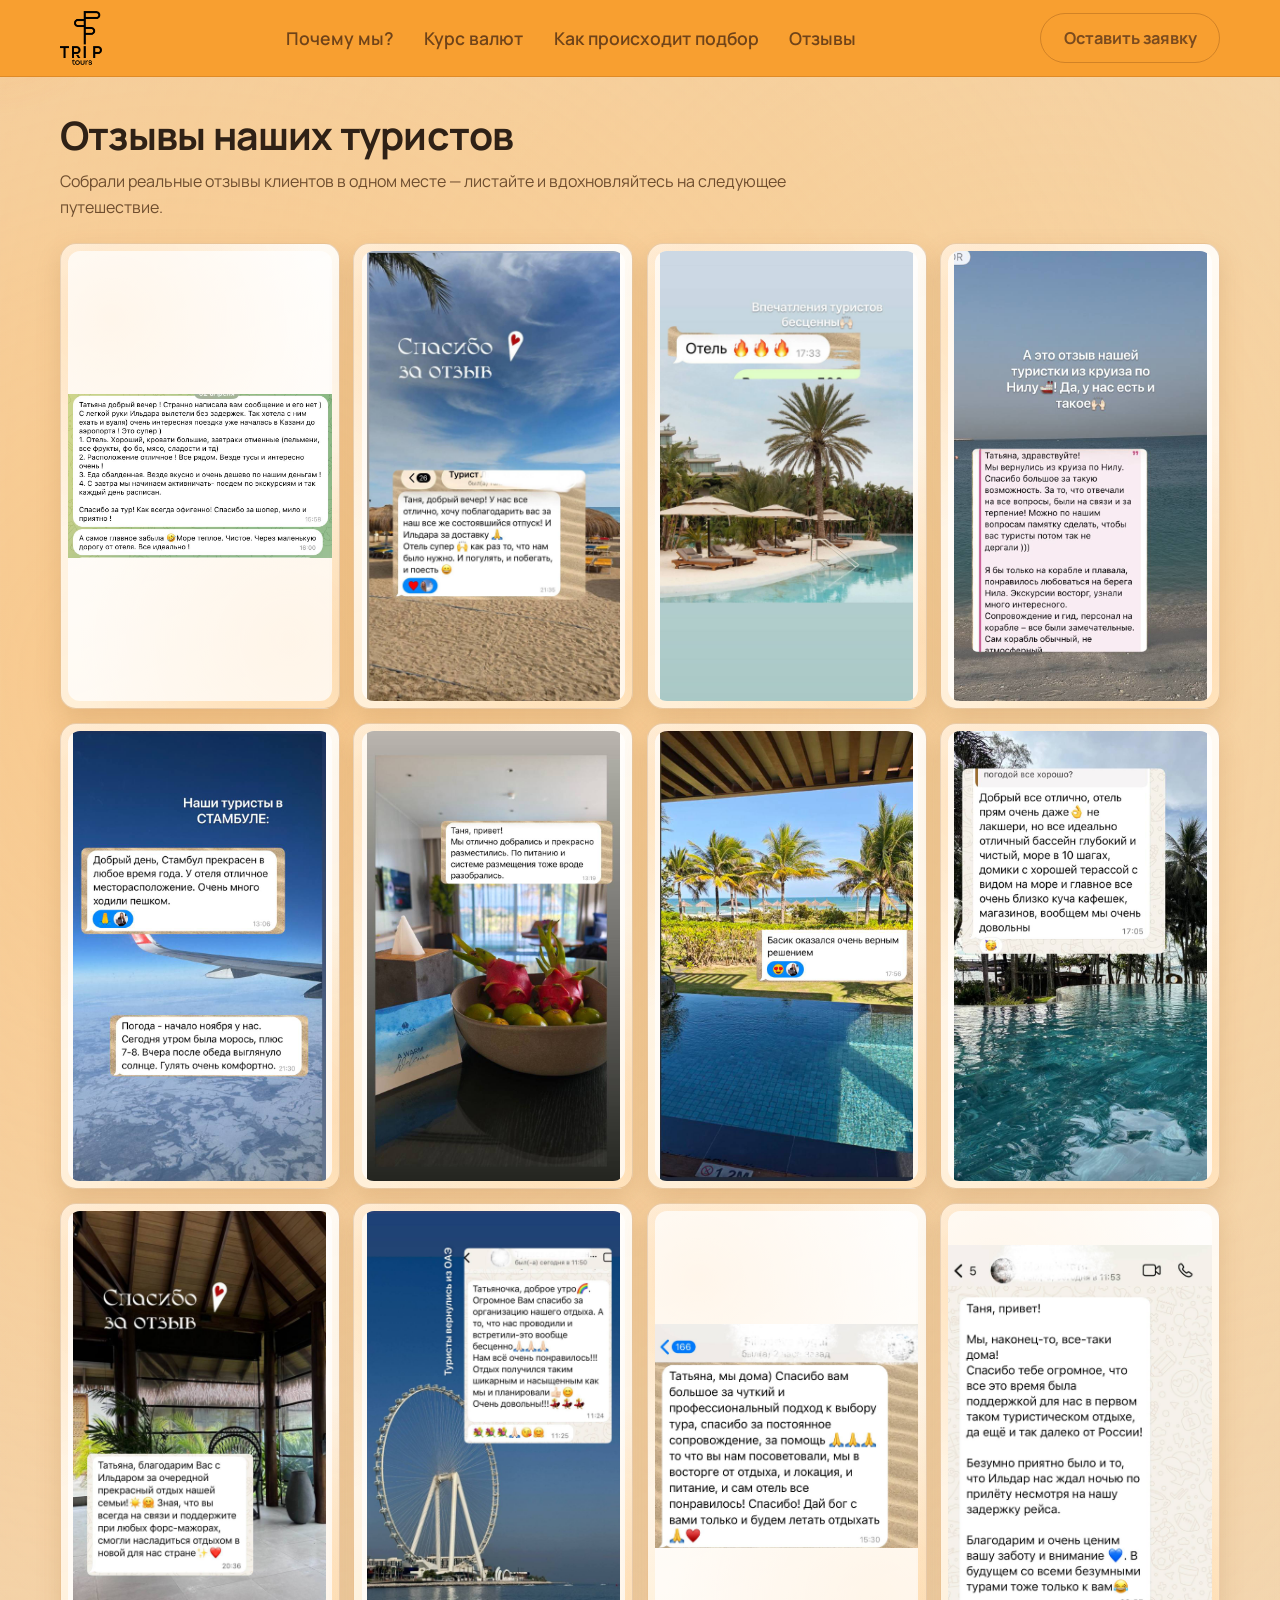
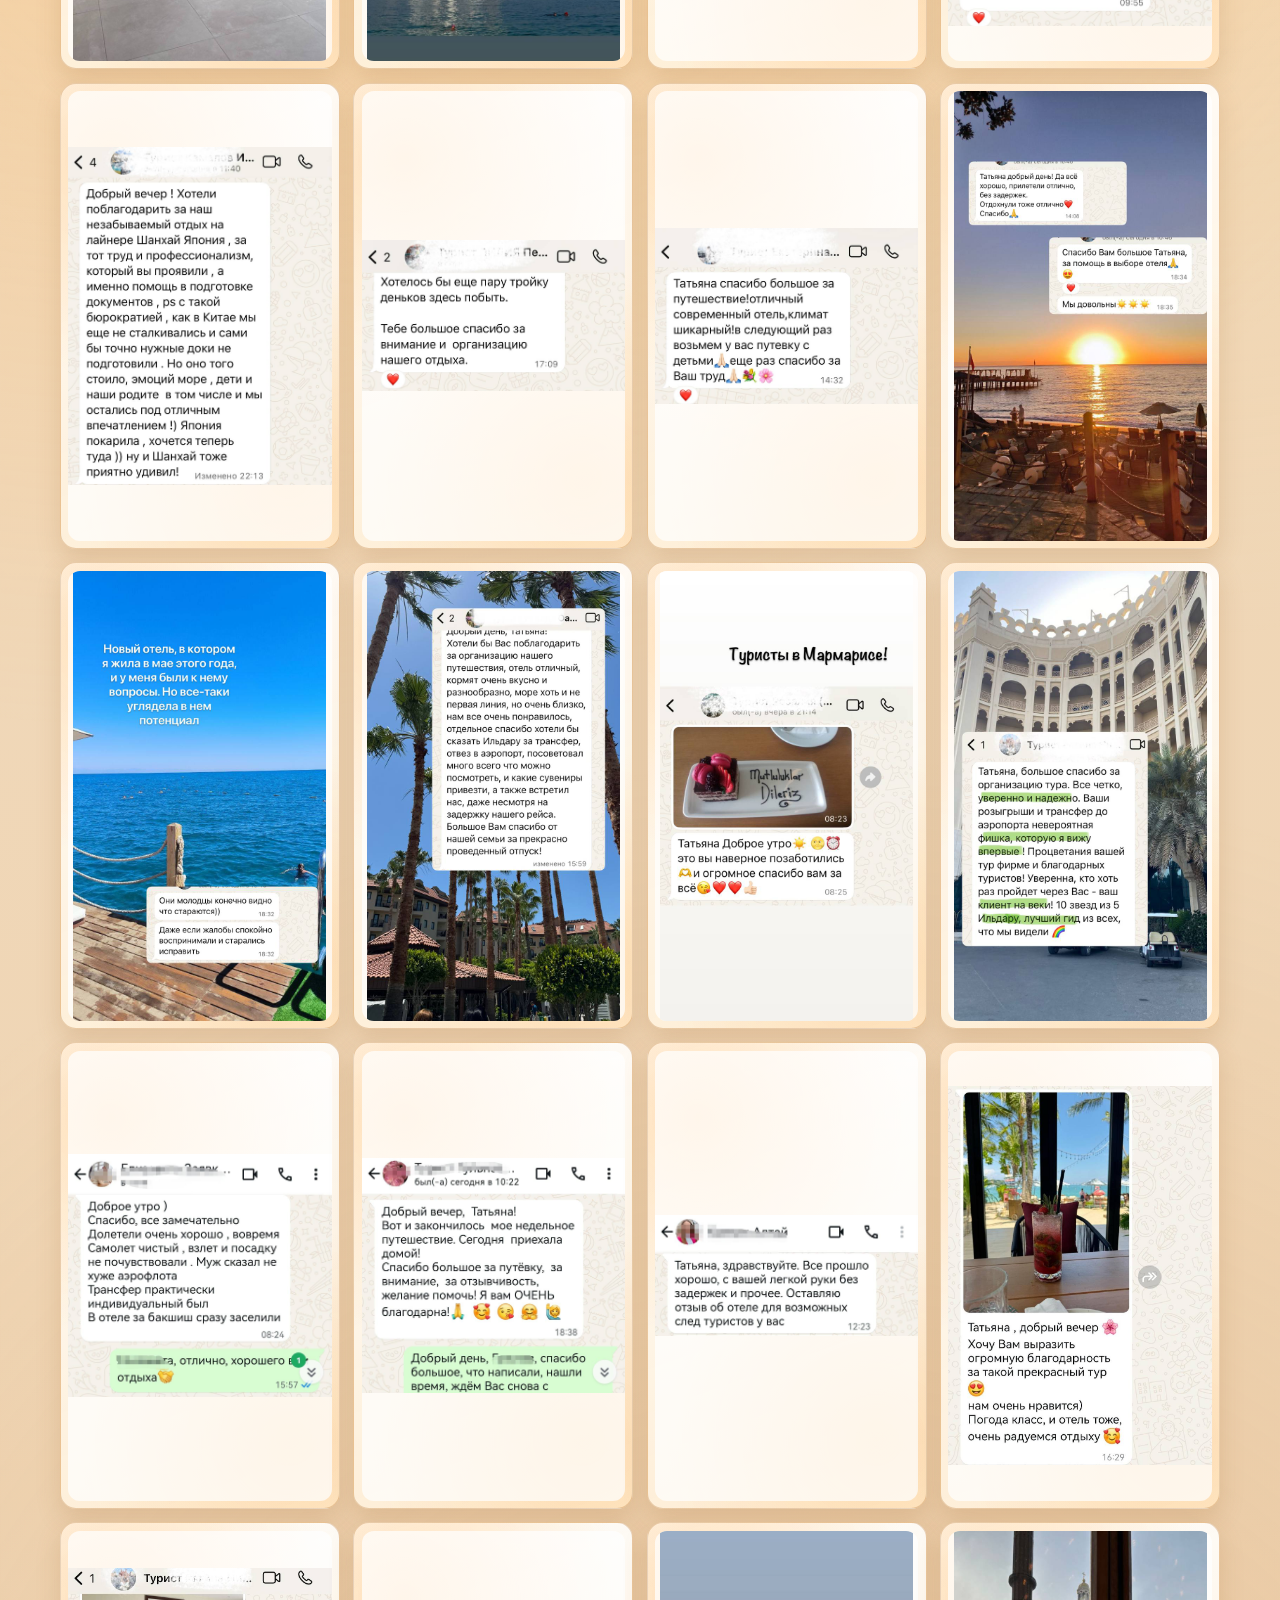
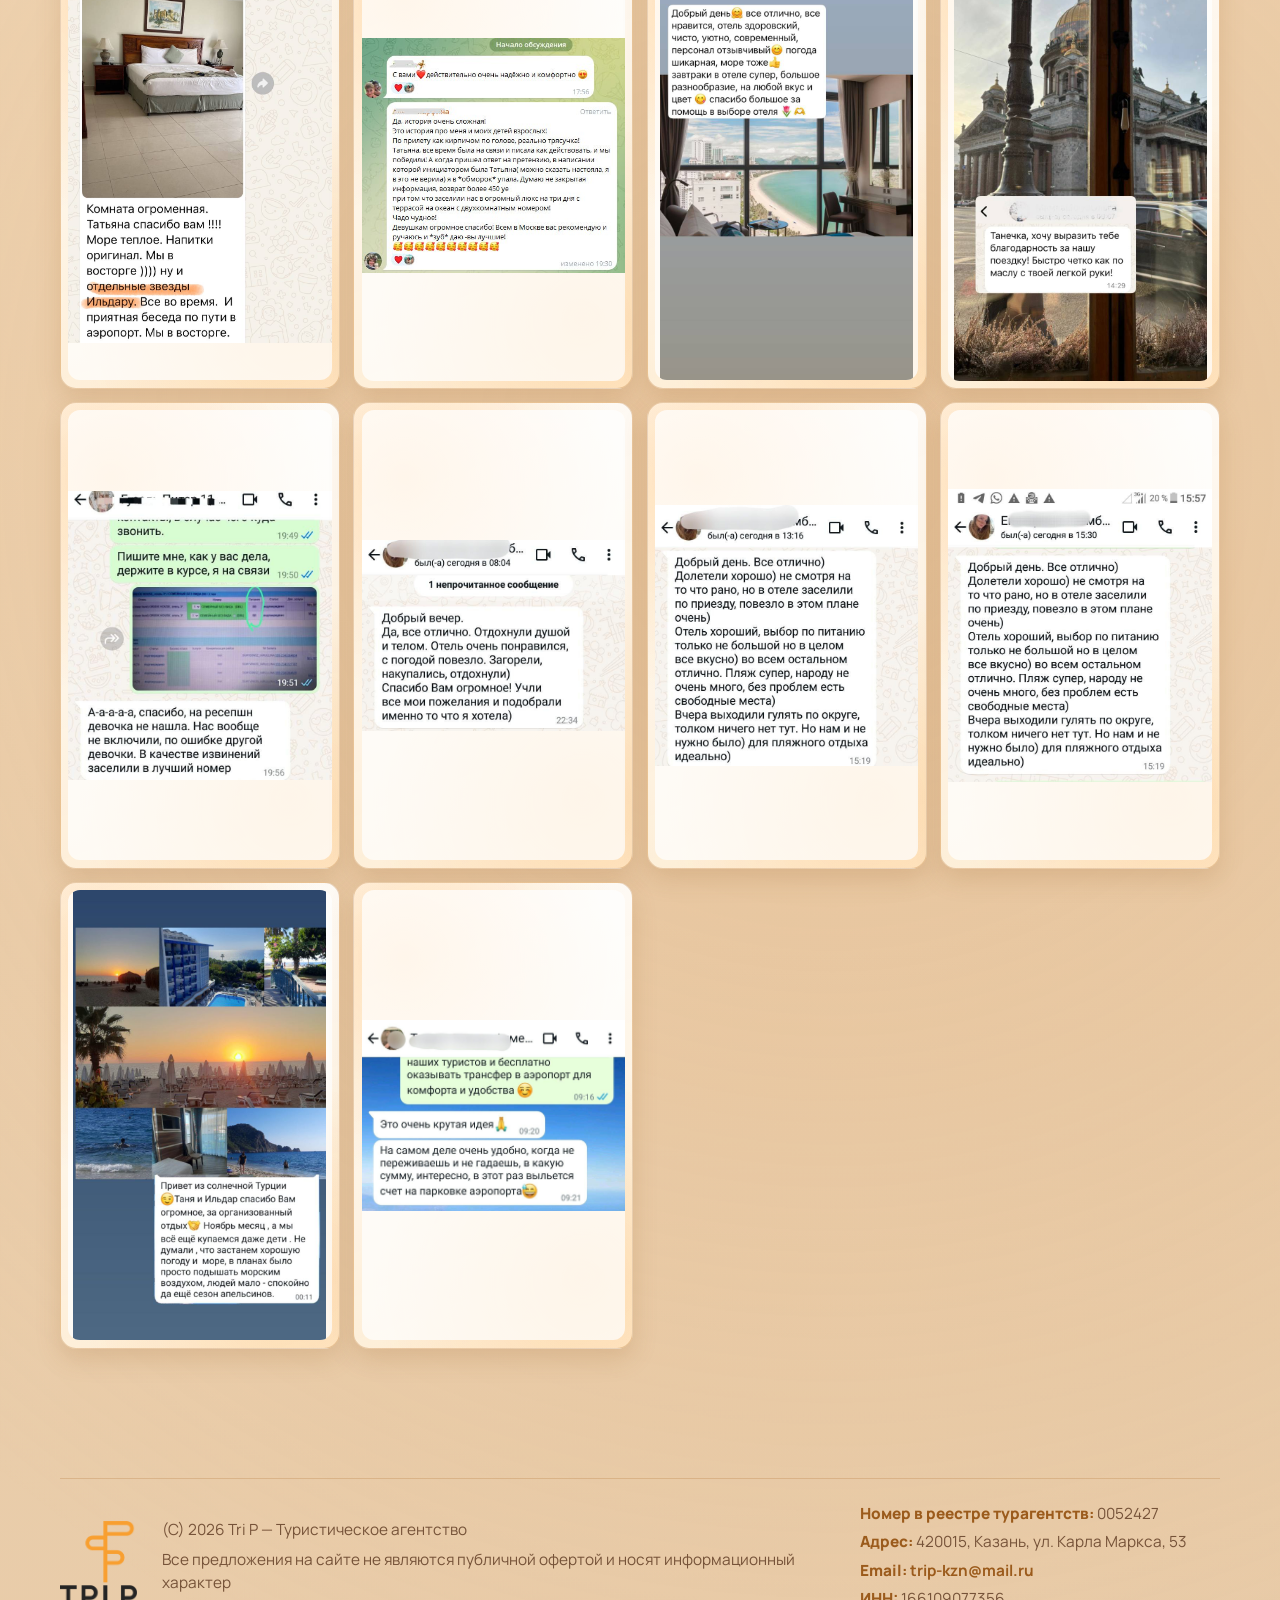
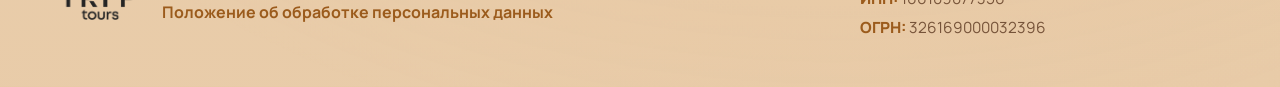
<file: services/website/static/reviews.html>
<!doctype html>
<html lang="ru">
  <head>
    <meta charset="UTF-8" />
    <meta name="viewport" content="width=device-width, initial-scale=1.0" />
    <title>Отзывы — TriP</title>
    <link rel="preconnect" href="https://fonts.googleapis.com" />
    <link rel="preconnect" href="https://fonts.gstatic.com" crossorigin />
    <link
      href="https://fonts.googleapis.com/css2?family=Manrope:wght@400;500;600;700;800&display=swap"
      rel="stylesheet"
    />
    <link rel="icon" type="image/png" href="assets/favicon.png" />
    <link rel="stylesheet" href="styles.css" />
  </head>
  <body>
    <div class="cursor-glow" aria-hidden="true"></div>

    <header class="site-header">
      <div class="container nav-wrap">
        <a class="brand" href="/">
          <img src="assets/logo-trip.png" alt="TriP" />
        </a>
        <nav class="nav-links">
          <a href="/why-us">Почему мы?</a>
          <a href="/currency-rate">Курс валют</a>
          <a href="/how-selection-works">Как происходит подбор</a>
          <a href="/reviews">Отзывы</a>
        </nav>
        <a class="btn btn-outline" href="/#trip-form">Оставить заявку</a>
      </div>
    </header>

    <main>
      <section class="section reviews-page">
        <div class="container">
          <div class="section-head reviews-head">
            <h1>Отзывы наших туристов</h1>
            <p>Собрали реальные отзывы клиентов в одном месте — листайте и вдохновляйтесь на следующее путешествие.</p>
          </div>

          <div class="reviews-gallery">
            <figure class="review-shot"><img src="assets/reviews/2026-04-14%2011.05.58.jpg" alt="Отзыв клиента 1" loading="lazy" /></figure>
            <figure class="review-shot"><img src="assets/reviews/2026-04-14%2011.08.15.jpg" alt="Отзыв клиента 2" loading="lazy" /></figure>
            <figure class="review-shot"><img src="assets/reviews/2026-04-14%2011.08.28.jpg" alt="Отзыв клиента 3" loading="lazy" /></figure>
            <figure class="review-shot"><img src="assets/reviews/2026-04-14%2011.09.03.jpg" alt="Отзыв клиента 4" loading="lazy" /></figure>
            <figure class="review-shot"><img src="assets/reviews/2026-04-14%2011.09.13.jpg" alt="Отзыв клиента 5" loading="lazy" /></figure>
            <figure class="review-shot"><img src="assets/reviews/2026-04-14%2011.09.30.jpg" alt="Отзыв клиента 6" loading="lazy" /></figure>
            <figure class="review-shot"><img src="assets/reviews/2026-04-14%2011.09.36.jpg" alt="Отзыв клиента 7" loading="lazy" /></figure>
            <figure class="review-shot"><img src="assets/reviews/2026-04-14%2011.09.51.jpg" alt="Отзыв клиента 8" loading="lazy" /></figure>
            <figure class="review-shot"><img src="assets/reviews/2026-04-14%2011.10.05.jpg" alt="Отзыв клиента 9" loading="lazy" /></figure>
            <figure class="review-shot"><img src="assets/reviews/2026-04-14%2011.10.12.jpg" alt="Отзыв клиента 10" loading="lazy" /></figure>
            <figure class="review-shot"><img src="assets/reviews/2026-04-14%2011.10.33.jpg" alt="Отзыв клиента 11" loading="lazy" /></figure>
            <figure class="review-shot"><img src="assets/reviews/2026-04-14%2011.10.41.jpg" alt="Отзыв клиента 12" loading="lazy" /></figure>
            <figure class="review-shot"><img src="assets/reviews/2026-04-14%2011.10.51.jpg" alt="Отзыв клиента 13" loading="lazy" /></figure>
            <figure class="review-shot"><img src="assets/reviews/2026-04-14%2011.10.59.jpg" alt="Отзыв клиента 14" loading="lazy" /></figure>
            <figure class="review-shot"><img src="assets/reviews/2026-04-14%2011.11.02.jpg" alt="Отзыв клиента 15" loading="lazy" /></figure>
            <figure class="review-shot"><img src="assets/reviews/2026-04-14%2011.11.19.jpg" alt="Отзыв клиента 16" loading="lazy" /></figure>
            <figure class="review-shot"><img src="assets/reviews/2026-04-14%2011.11.32.jpg" alt="Отзыв клиента 17" loading="lazy" /></figure>
            <figure class="review-shot"><img src="assets/reviews/2026-04-14%2011.11.46.jpg" alt="Отзыв клиента 18" loading="lazy" /></figure>
            <figure class="review-shot"><img src="assets/reviews/2026-04-14%2011.12.03.jpg" alt="Отзыв клиента 19" loading="lazy" /></figure>
            <figure class="review-shot"><img src="assets/reviews/2026-04-14%2011.12.16.jpg" alt="Отзыв клиента 20" loading="lazy" /></figure>
            <figure class="review-shot"><img src="assets/reviews/2026-04-14%2011.12.24.jpg" alt="Отзыв клиента 21" loading="lazy" /></figure>
            <figure class="review-shot"><img src="assets/reviews/2026-04-14%2011.12.31.jpg" alt="Отзыв клиента 22" loading="lazy" /></figure>
            <figure class="review-shot"><img src="assets/reviews/2026-04-14%2011.12.39.jpg" alt="Отзыв клиента 23" loading="lazy" /></figure>
            <figure class="review-shot"><img src="assets/reviews/2026-04-14%2011.12.44.jpg" alt="Отзыв клиента 24" loading="lazy" /></figure>
            <figure class="review-shot"><img src="assets/reviews/2026-04-14%2011.12.49.jpg" alt="Отзыв клиента 25" loading="lazy" /></figure>
            <figure class="review-shot"><img src="assets/reviews/2026-04-14%2011.12.59.jpg" alt="Отзыв клиента 26" loading="lazy" /></figure>
            <figure class="review-shot"><img src="assets/reviews/2026-04-14%2011.13.09.jpg" alt="Отзыв клиента 27" loading="lazy" /></figure>
            <figure class="review-shot"><img src="assets/reviews/2026-04-14%2011.13.31.jpg" alt="Отзыв клиента 28" loading="lazy" /></figure>
            <figure class="review-shot"><img src="assets/reviews/2026-04-14%2011.13.57.jpg" alt="Отзыв клиента 29" loading="lazy" /></figure>
            <figure class="review-shot"><img src="assets/reviews/2026-04-14%2011.14.10.jpg" alt="Отзыв клиента 30" loading="lazy" /></figure>
            <figure class="review-shot"><img src="assets/reviews/2026-04-14%2011.14.14.jpg" alt="Отзыв клиента 31" loading="lazy" /></figure>
            <figure class="review-shot"><img src="assets/reviews/2026-04-14%2011.14.23.jpg" alt="Отзыв клиента 32" loading="lazy" /></figure>
            <figure class="review-shot"><img src="assets/reviews/2026-04-14%2011.14.29.jpg" alt="Отзыв клиента 33" loading="lazy" /></figure>
            <figure class="review-shot"><img src="assets/reviews/2026-04-14%2011.14.46.jpg" alt="Отзыв клиента 34" loading="lazy" /></figure>
          </div>
        </div>
      </section>
    </main>

    <footer class="site-footer">
      <div class="container footer-wrap">
        <a class="brand" href="/">
          <img src="assets/logo-trip.png" alt="TriP" />
        </a>
        <div class="footer-copy">
          <p>(C) 2026 Tri P — Туристическое агентство</p>
          <p>Все предложения на сайте не являются публичной офертой и носят информационный характер</p>
          <a href="/privacy">Положение об обработке персональных данных</a>
        </div>
        <div class="footer-requisites" id="requisites">
          <p><span>Номер в реестре турагентств:</span> 0052427</p>
          <p><span>Адрес:</span> 420015, Казань, ул. Карла Маркса, 53</p>
          <p><span>Email:</span> <a href="mailto:trip-kzn@mail.ru">trip-kzn@mail.ru</a></p>
          <p><span>ИНН:</span> 166109077356</p>
          <p><span>ОГРН:</span> 326169000032396</p>
        </div>
      </div>
    </footer>

    <script src="script.js"></script>
  </body>
</html>
</file>
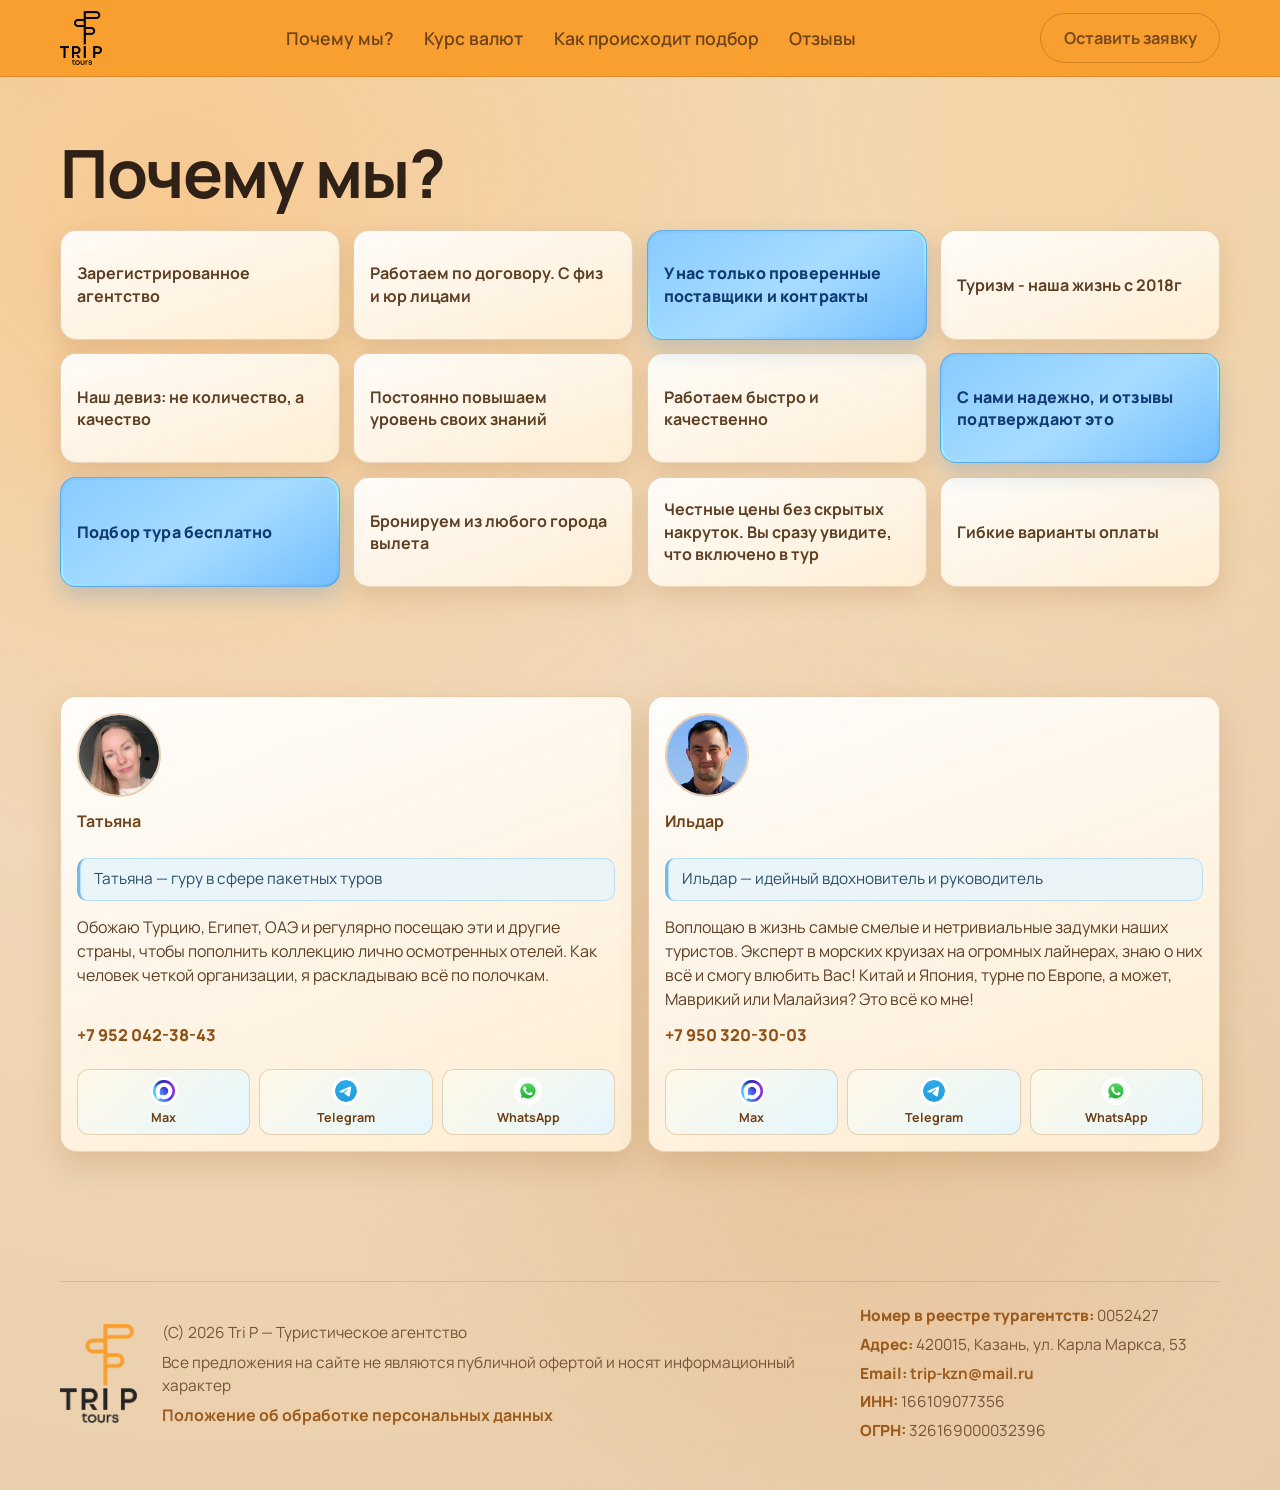
<file: services/website/static/why-us.html>
<!doctype html>
<html lang="ru">
  <head>
    <meta charset="UTF-8" />
    <meta name="viewport" content="width=device-width, initial-scale=1.0" />
    <title>Почему мы — TriP</title>
    <link rel="preconnect" href="https://fonts.googleapis.com" />
    <link rel="preconnect" href="https://fonts.gstatic.com" crossorigin />
    <link
      href="https://fonts.googleapis.com/css2?family=Manrope:wght@400;500;600;700;800&display=swap"
      rel="stylesheet"
    />
    <link rel="icon" type="image/png" href="assets/favicon.png" />
    <link rel="stylesheet" href="styles.css" />
  </head>
  <body>
    <div class="cursor-glow" aria-hidden="true"></div>

    <header class="site-header">
      <div class="container nav-wrap">
        <a class="brand" href="/">
          <img src="assets/logo-trip.png" alt="TriP" />
        </a>
        <nav class="nav-links">
          <a href="/why-us">Почему мы?</a>
          <a href="/currency-rate">Курс валют</a>
          <a href="/how-selection-works">Как происходит подбор</a>
          <a href="/reviews">Отзывы</a>
        </nav>
        <a class="btn btn-outline" href="/#trip-form">Оставить заявку</a>
      </div>
    </header>

    <main>
      <section class="section why-page-top">
        <div class="container">
          <div class="section-head why-head">
            <h1>Почему мы?</h1>
          </div>

          <div class="why-grid">
            <article class="why-item">Зарегистрированное агентство</article>
            <article class="why-item">Работаем по договору. С физ и юр лицами</article>
            <a class="why-item why-item--action why-item--link" href="/#operators">
              У нас только проверенные поставщики и контракты
            </a>
            <article class="why-item">Туризм - наша жизнь с 2018г</article>
            <article class="why-item">Наш девиз: не количество, а качество</article>
            <article class="why-item">Постоянно повышаем уровень своих знаний</article>
            <article class="why-item">Работаем быстро и качественно</article>
            <a class="why-item why-item--action why-item--link" href="/reviews">
              С нами надежно, и отзывы подтверждают это
            </a>
            <a class="why-item why-item--action why-item--link" href="/how-selection-works">
              Подбор тура бесплатно
            </a>
            <article class="why-item">Бронируем из любого города вылета</article>
            <article class="why-item">Честные цены без скрытых накруток. Вы сразу увидите, что включено в тур</article>
            <article class="why-item">Гибкие варианты оплаты</article>
          </div>
        </div>
      </section>

      <section class="section why-agents-section">
        <div class="container why-agents-grid">
          <article class="contact-card person-card why-agent-card">
            <img class="person-photo" src="assets/images/archive/Татьяна-5.jpg" alt="Татьяна" />
            <h3>Татьяна</h3>
            <div class="agent-quote">Татьяна — гуру в сфере пакетных туров</div>
            <p class="agent-text">Обожаю Турцию, Египет, ОАЭ и регулярно посещаю эти и другие страны, чтобы пополнить коллекцию лично осмотренных отелей. Как человек четкой организации, я раскладываю всё по полочкам.</p>
            <a class="person-phone" href="tel:+79520423843">+7 952 042-38-43</a>
            <div class="social-buttons">
              <a class="social-btn is-max" href="https://max.ru/u/f9LHodD0cOItNyagcYOhKrzZhhgJZolK5bDR447FSqGWYM7ax5pTA-VrBxM" target="_blank" rel="noopener noreferrer">
                <img class="social-icon" src="assets/logos/max.svg" alt="Max" />
                <span>Max</span>
              </a>
              <a class="social-btn is-telegram" href="https://t.me/Tatiana_trip_kzn" target="_blank" rel="noopener noreferrer">
                <img class="social-icon" src="assets/logos/telegram.svg" alt="Telegram" />
                <span>Telegram</span>
              </a>
              <a class="social-btn is-whatsapp" href="https://wa.me/79520423843" target="_blank" rel="noopener noreferrer">
                <img class="social-icon" src="assets/logos/whatsapp.svg" alt="WhatsApp" />
                <span>WhatsApp</span>
              </a>
            </div>
          </article>

          <article class="contact-card person-card why-agent-card">
            <img class="person-photo" src="assets/images/archive/Ильдар-4.png" alt="Ильдар" />
            <h3>Ильдар</h3>
            <div class="agent-quote">Ильдар — идейный вдохновитель и руководитель</div>
            <p class="agent-text">Воплощаю в жизнь самые смелые и нетривиальные задумки наших туристов. Эксперт в морских круизах на огромных лайнерах, знаю о них всё и смогу влюбить Вас! Китай и Япония, турне по Европе, а может, Маврикий или Малайзия? Это всё ко мне!</p>
            <a class="person-phone" href="tel:+79503203003">+7 950 320-30-03</a>
            <div class="social-buttons">
              <a class="social-btn is-max" href="https://max.ru/u/f9LHodD0cOJUHjzsrGO2D7S5zmGsbfHgxdQoEDkV16nbBhFUnbZVp5Odl18" target="_blank" rel="noopener noreferrer">
                <img class="social-icon" src="assets/logos/max.svg" alt="Max" />
                <span>Max</span>
              </a>
              <a class="social-btn is-telegram" href="https://t.me/Voyager_kzn" target="_blank" rel="noopener noreferrer">
                <img class="social-icon" src="assets/logos/telegram.svg" alt="Telegram" />
                <span>Telegram</span>
              </a>
              <a class="social-btn is-whatsapp" href="https://wa.me/qr/3VWHGJGQEISTO1" target="_blank" rel="noopener noreferrer">
                <img class="social-icon" src="assets/logos/whatsapp.svg" alt="WhatsApp" />
                <span>WhatsApp</span>
              </a>
            </div>
          </article>
        </div>
      </section>
    </main>

    <footer class="site-footer">
      <div class="container footer-wrap">
        <a class="brand" href="/">
          <img src="assets/logo-trip.png" alt="TriP" />
        </a>
        <div class="footer-copy">
          <p>(C) 2026 Tri P — Туристическое агентство</p>
          <p>Все предложения на сайте не являются публичной офертой и носят информационный характер</p>
          <a href="/privacy">Положение об обработке персональных данных</a>
        </div>
        <div class="footer-requisites" id="requisites">
          <p><span>Номер в реестре турагентств:</span> 0052427</p>
          <p><span>Адрес:</span> 420015, Казань, ул. Карла Маркса, 53</p>
          <p><span>Email:</span> <a href="mailto:trip-kzn@mail.ru">trip-kzn@mail.ru</a></p>
          <p><span>ИНН:</span> 166109077356</p>
          <p><span>ОГРН:</span> 326169000032396</p>
        </div>
      </div>
    </footer>
  </body>
</html>
</file>
<file: services/website/static/styles.css>
:root {
  --primary: #ff8a2a;
  --primary-dark: #df6b0d;
  --primary-soft: #ffd08a;
  --ticker-height: 64px;
  --bg: #f5e6d2;
  --bg-soft: #faecd9;
  --text: #2f2116;
  --muted: #5d4330;
  --card: rgba(255, 255, 255, 0.75);
  --border: rgba(142, 83, 24, 0.24);
}

* {
  box-sizing: border-box;
}

html,
body {
  min-height: 100%;
  margin: 0;
  padding: 0;
  font-family: "Manrope", sans-serif;
  color: var(--text);
  background:
    radial-gradient(circle at 14% 14%, rgba(255, 177, 82, 0.42) 0%, rgba(255, 177, 82, 0) 38%),
    radial-gradient(circle at 82% 10%, rgba(255, 214, 149, 0.36) 0%, rgba(255, 214, 149, 0) 39%),
    radial-gradient(circle at 65% 75%, rgba(217, 156, 95, 0.24) 0%, rgba(217, 156, 95, 0) 35%),
    radial-gradient(circle at 20% 20%, #f2dcc0 0%, #efd5b4 48%, #e8cba8 100%);
  background-color: #e8cba8;
  scroll-behavior: smooth;
  overscroll-behavior-y: none;
}

body {
  min-height: 100svh;
  display: flex;
  flex-direction: column;
  overflow-x: hidden;
}

main {
  flex: 1 0 auto;
}

a {
  color: inherit;
  text-decoration: none;
}

.container {
  width: min(1160px, calc(100% - 2.5rem));
  margin: 0 auto;
}

.site-header {
  position: fixed;
  inset: 0 0 auto;
  z-index: 40;
  background: #f89f30;
  backdrop-filter: blur(12px);
  border-bottom: 1px solid rgba(174, 97, 18, 0.34);
}

.cursor-glow {
  position: fixed;
  width: 240px;
  height: 240px;
  border-radius: 50%;
  left: 0;
  top: 0;
  pointer-events: none;
  z-index: 1;
  opacity: 0.34;
  background: radial-gradient(circle, rgba(255, 160, 70, 0.45) 0%, rgba(255, 160, 70, 0) 68%);
  transform: translate3d(-50%, -50%, 0);
  transition: opacity 0.25s ease;
}


.nav-wrap {
  min-height: 76px;
  display: flex;
  align-items: center;
  justify-content: space-between;
  gap: 1rem;
}

.brand {
  font-size: 1.2rem;
  font-weight: 800;
  letter-spacing: 0.03em;
  display: inline-flex;
  align-items: center;
  gap: 0.65rem;
}

.brand img {
  height: 54px;
  width: auto;
  display: block;
}

.site-header .brand img {
  filter: brightness(0) saturate(100%);
}

.nav-links {
  display: flex;
  align-items: center;
  gap: 1.9rem;
}

.site-header .btn-outline {
  display: inline-flex;
}

.nav-links a {
  color: #6f4319;
  font-weight: 600;
  font-size: 1.1rem;
  transition: color 0.2s ease;
}

.site-header .btn-outline {
  font-size: 1.02rem;
}

.nav-links a:hover {
  color: var(--primary);
}

.btn {
  border: 0;
  border-radius: 999px;
  padding: 0.82rem 1.4rem;
  font-weight: 700;
  transition: all 0.25s ease;
  display: inline-flex;
  align-items: center;
  justify-content: center;
  cursor: pointer;
}

.btn-primary {
  background: linear-gradient(120deg, var(--primary) 0%, #ffd06c 100%);
  color: #5a3400;
  box-shadow: 0 10px 26px rgba(255, 164, 76, 0.38);
}

.btn-primary:hover {
  transform: translateY(-2px);
  box-shadow: 0 14px 30px rgba(255, 164, 76, 0.42);
}

.btn-outline {
  border: 1px solid rgba(160, 94, 28, 0.45);
  color: #7a4b1e;
  background: transparent;
}

.btn-outline:hover,
.btn-glass:hover {
  border-color: var(--primary);
  color: var(--primary);
}

.btn-glass {
  background: rgba(255, 255, 255, 0.74);
  border: 1px solid var(--border);
  color: #6f441a;
}

.hero {
  position: relative;
  min-height: calc(100svh - var(--ticker-height));
  display: grid;
  align-items: start;
  overflow: hidden;
  padding: 6.4rem 0 1rem;
}

.hero::after {
  content: "";
  position: absolute;
  inset: auto -18% -26% auto;
  width: min(60vw, 680px);
  aspect-ratio: 1;
  border-radius: 50%;
  background: radial-gradient(circle, rgba(255, 185, 100, 0.32) 0%, rgba(255, 185, 100, 0) 70%);
  animation: pulse 5s ease-in-out infinite;
  pointer-events: none;
}

.hero-bg-layer {
  position: absolute;
  inset: 0;
  will-change: transform;
}

.layer-1 {
  background: radial-gradient(circle at 15% 25%, rgba(255, 199, 128, 0.58) 0%, rgba(255, 199, 128, 0) 49%);
}

.layer-2 {
  background: radial-gradient(circle at 82% 18%, rgba(86, 191, 241, 0.34) 0%, rgba(86, 191, 241, 0) 44%);
}

.layer-3 {
  background: url("assets/images/site/hero.jpg") center/cover no-repeat;
  opacity: 0.34;
  mix-blend-mode: normal;
}

.hero-content {
  position: relative;
  z-index: 2;
}

.hero-main-copy {
  margin-top: 56px;
}

.hero-kicker {
  margin: 0 0 0.6rem;
  font-size: clamp(1.1rem, 2.2vw, 1.55rem);
  font-weight: 800;
  letter-spacing: 0.28em;
  color: rgba(128, 73, 20, 0.9);
  text-transform: uppercase;
}

.hero-orbit {
  position: absolute;
  right: -1.5rem;
  top: 9rem;
  width: 170px;
  height: 170px;
  display: grid;
  place-items: center;
  z-index: 2;
}

.orbit-ring {
  position: absolute;
  inset: 0;
  border-radius: 50%;
  border: 1px dashed rgba(255, 191, 120, 0.65);
  animation: spin 14s linear infinite;
}

.orbit-core {
  width: 62px;
  height: 62px;
  border-radius: 50%;
  display: grid;
  place-items: center;
  font-size: 1.35rem;
  background: radial-gradient(circle at 35% 25%, #ffbf73, #ff8b00);
  color: #2a1400;
  box-shadow: 0 10px 28px rgba(255, 139, 0, 0.45);
}

.floating-chip {
  position: absolute;
  z-index: 3;
  padding: 0.55rem 0.9rem;
  border-radius: 999px;
  font-weight: 700;
  font-size: 0.82rem;
  color: #fff7ea;
  background: linear-gradient(120deg, rgba(255, 139, 0, 0.76), rgba(255, 173, 66, 0.55));
  border: 1px solid rgba(255, 214, 162, 0.5);
  box-shadow: 0 14px 30px rgba(255, 139, 0, 0.3);
  backdrop-filter: blur(6px);
  animation: chipFloat 4.4s ease-in-out infinite;
}

.chip-1 {
  right: 0;
  top: 2%;
}

.chip-2 {
  right: 12%;
  bottom: calc(26% + 88px);
  animation-delay: 0.9s;
}

.chip-3 {
  left: 43%;
  bottom: calc(18% + 50px);
  animation-delay: 1.7s;
}

.motion-strip {
  border-top: 1px solid rgba(170, 105, 40, 0.24);
  border-bottom: 1px solid rgba(170, 105, 40, 0.24);
  background: linear-gradient(90deg, rgba(255, 167, 72, 0.2) 0%, rgba(255, 239, 213, 0.34) 100%);
  min-height: var(--ticker-height);
  display: flex;
  align-items: center;
  overflow: hidden;
}

.motion-track {
  display: flex;
  align-items: center;
  width: max-content;
  gap: 0;
  padding: 0.55rem 0;
  animation: marquee 28s linear infinite;
}

.motion-group {
  display: flex;
  align-items: center;
  flex-wrap: nowrap;
  gap: 1.1rem;
  padding-right: 1.1rem;
}

.motion-group span {
  display: inline-flex;
  align-items: center;
  justify-content: center;
  min-height: 2rem;
  gap: 0.4rem;
  padding: 0.44rem 0.9rem;
  border-radius: 999px;
  border: 1px solid rgba(170, 105, 40, 0.35);
  background: rgba(255, 244, 225, 0.86);
  color: #6b3f17;
  font-weight: 700;
  line-height: 1;
  white-space: nowrap;
  letter-spacing: 0.01em;
}

.motion-group span::before {
  content: "✦";
  color: var(--primary-soft);
}

.eyebrow {
  margin: 0 0 0.8rem;
  color: var(--primary);
  text-transform: uppercase;
  letter-spacing: 0.18em;
  font-size: 0.78rem;
  font-weight: 800;
}

h1,
h2,
h3,
p {
  margin: 0;
}

h1 {
  max-width: 930px;
  font-size: clamp(2.1rem, 5.2vw, 4.35rem);
  line-height: 1.05;
  letter-spacing: -0.02em;
}

h1 span {
  color: #f07d1e;
  text-shadow: 0 2px 10px rgba(95, 45, 0, 0.28);
}

.hero-subtitle {
  margin-top: 1.25rem;
  max-width: 700px;
  color: var(--muted);
  font-size: clamp(1rem, 1.6vw, 1.2rem);
  line-height: 1.55;
}

.hero-actions {
  margin-top: 2rem;
  display: flex;
  gap: 0.75rem;
  flex-wrap: wrap;
}

.stats-grid {
  margin-top: 2.4rem;
  display: grid;
  grid-template-columns: repeat(3, minmax(0, 1fr));
  gap: 0.85rem;
}

.stats-grid article {
  background: var(--card);
  border: 1px solid rgba(183, 119, 54, 0.35);
  border-radius: 16px;
  padding: 1rem 1.1rem;
  backdrop-filter: blur(8px);
}

.stats-grid strong {
  font-size: clamp(1rem, 2vw, 1.25rem);
  color: #6b3d14;
  line-height: 1.25;
}

.stats-grid span {
  display: block;
  margin-top: 0.35rem;
  color: #7a5838;
  font-size: 0.88rem;
  line-height: 1.35;
}

.bonus-offer {
  margin-top: 1.5rem;
  border: 2px solid rgba(228, 129, 28, 0.82);
  border-radius: 16px;
  padding: 1.1rem 1.2rem;
  background: linear-gradient(140deg, rgba(255, 219, 162, 0.94) 0%, rgba(241, 183, 102, 0.95) 100%);
  display: grid;
  gap: 0.4rem;
}

.bonus-offer strong {
  color: #8c4200;
  font-size: 1.3rem;
}

.bonus-offer span {
  color: #6f3d08;
  line-height: 1.5;
  font-size: 1.12rem;
}

.section {
  padding: 5.8rem 0;
}

.section-head {
  display: flex;
  flex-direction: column;
  gap: 0.8rem;
  margin-bottom: 1.7rem;
}

.section-head h2 {
  font-size: clamp(1.75rem, 3.4vw, 2.75rem);
  line-height: 1.15;
}

.slider {
  position: relative;
}

.slider-window {
  overflow: hidden;
  border-radius: 22px;
}

.slider-track {
  display: flex;
  transition: transform 0.65s cubic-bezier(0.22, 0.61, 0.36, 1);
  will-change: transform;
}

.slider-track > * {
  flex: 0 0 100%;
  min-width: 100%;
}

.card {
  border: 1px solid rgba(255, 176, 95, 0.35);
  background: linear-gradient(170deg, rgba(255, 151, 32, 0.13) 0%, rgba(255, 255, 255, 0.03) 100%);
  backdrop-filter: blur(8px);
}

.destination-card {
  height: min(72vh, 680px);
  min-height: 380px;
  position: relative;
  border-radius: 22px;
  overflow: hidden;
}

.destination-card::before {
  content: "";
  position: absolute;
  inset: 0;
  background: linear-gradient(140deg, rgba(255, 139, 0, 0.22) 0%, rgba(255, 139, 0, 0) 45%);
  z-index: 1;
  pointer-events: none;
}

.destination-card img {
  width: 100%;
  height: 100%;
  object-fit: cover;
  filter: saturate(1.18) contrast(1.05);
  transition: transform 0.8s ease;
}

.destination-card:hover img {
  transform: scale(1.06);
}

.card-info {
  position: absolute;
  inset: auto 0 0;
  padding: 1.2rem 1.25rem 1.4rem;
  background: linear-gradient(to top, rgba(8, 11, 19, 0.92) 0%, rgba(8, 11, 19, 0.25) 100%);
  z-index: 2;
}

.card-info h3 {
  font-size: clamp(1.2rem, 2.4vw, 1.7rem);
}

.card-info p {
  margin-top: 0.45rem;
  color: #d8e1f2;
  line-height: 1.45;
}

.slider-btn {
  position: absolute;
  top: 50%;
  transform: translateY(-50%);
  z-index: 4;
  border: 1px solid rgba(255, 173, 79, 0.65);
  background: rgba(25, 14, 6, 0.78);
  color: #fff;
  width: 44px;
  height: 44px;
  border-radius: 50%;
  font-size: 1.6rem;
  cursor: pointer;
}

.slider-btn:hover {
  border-color: var(--primary);
  color: var(--primary);
  transform: translateY(-50%) scale(1.08);
}

.slider-btn.prev {
  left: 14px;
}

.slider-btn.next {
  right: 14px;
}

.slider-dots {
  margin-top: 1rem;
  display: flex;
  gap: 0.45rem;
  justify-content: center;
}

.slider-dots button {
  width: 9px;
  height: 9px;
  border-radius: 999px;
  border: none;
  background: rgba(255, 255, 255, 0.35);
  cursor: pointer;
  transition: all 0.25s ease;
}

.slider-dots button.active {
  width: 24px;
  background: var(--primary);
}

.parallax-banner {
  position: relative;
  overflow: hidden;
  border-top: 1px solid rgba(170, 105, 40, 0.25);
  border-bottom: 1px solid rgba(170, 105, 40, 0.25);
}

.banner-layer {
  position: absolute;
  inset: 0;
  background: url("assets/images/site/banner.jpg") center/cover no-repeat;
  opacity: 0.28;
  transform: scale(1.08);
  will-change: transform;
}

.parallax-banner .container {
  position: relative;
  z-index: 2;
  text-align: center;
}

.parallax-banner h2 {
  font-size: clamp(1.8rem, 4.5vw, 3.1rem);
}

.parallax-banner p {
  margin: 0.9rem auto 1.4rem;
  max-width: 700px;
  color: #6d4b2d;
  line-height: 1.5;
}

.experience-grid {
  padding-top: 4.2rem;
}

.experience-cards {
  display: grid;
  grid-template-columns: repeat(3, minmax(0, 1fr));
  gap: 1rem;
}

.xp-card {
  border: 1px solid rgba(255, 179, 100, 0.42);
  border-radius: 20px;
  padding: 1.2rem;
  background: linear-gradient(145deg, rgba(255, 139, 0, 0.2) 0%, rgba(14, 26, 53, 0.62) 100%);
  transform-style: preserve-3d;
  transition: transform 0.22s ease, border-color 0.22s ease;
}

.xp-card h3 {
  font-size: 0.9rem;
  letter-spacing: 0.06em;
  color: #ffe0b4;
}

.xp-card p {
  margin-top: 0.8rem;
  color: #e7f0ff;
  line-height: 1.5;
}

.xp-card:hover {
  border-color: rgba(255, 202, 146, 0.75);
}

.review-card {
  min-height: 250px;
  border-radius: 22px;
  padding: clamp(1.3rem, 3.2vw, 2rem);
  display: flex;
  flex-direction: column;
  justify-content: space-between;
}

.review-card p {
  font-size: clamp(1.02rem, 2.1vw, 1.25rem);
  line-height: 1.55;
  color: #e8efff;
}

.review-author {
  margin-top: 1.3rem;
}

.review-author span {
  display: block;
  margin-top: 0.2rem;
  color: #c0cde8;
}

.cta {
  padding-top: 3.3rem;
}

#trip-form {
  padding-bottom: 2.2rem;
}

.agency-stats {
  padding-top: 2.2rem;
  padding-bottom: 0.8rem;
}

.cta-box {
  border: 1px solid rgba(183, 119, 54, 0.32);
  border-radius: 24px;
  background: linear-gradient(135deg, rgba(255, 234, 200, 0.94) 0%, rgba(249, 223, 179, 0.9) 100%);
  text-align: center;
  padding: clamp(1.6rem, 5vw, 3rem);
}

.form-box {
  text-align: left;
}

.trip-form {
  margin-top: 1.2rem;
  display: grid;
  grid-template-columns: repeat(3, minmax(0, 1fr));
  gap: 0.9rem;
}

.trip-form label {
  display: grid;
  gap: 0.35rem;
}

.trip-form label span {
  font-size: 0.83rem;
  color: #7a4c11;
  font-weight: 700;
}

.trip-form input,
.trip-form textarea {
  width: 100%;
  border-radius: 12px;
  border: 1px solid rgba(183, 119, 54, 0.35);
  background: rgba(255, 255, 255, 0.92);
  color: #1b405d;
  padding: 0.75rem 0.85rem;
  font: inherit;
}

.trip-form input::placeholder,
.trip-form textarea::placeholder {
  color: #a07b55;
}

.trip-form .full {
  grid-column: 1 / -1;
}

.trip-form button {
  justify-self: start;
}

.form-submit-row {
  display: flex;
  align-items: center;
  gap: 0.85rem;
}

.form-consent-note {
  margin: 0;
  color: rgba(95, 63, 36, 0.68);
  font-size: 0.86rem;
  line-height: 1.45;
}

.form-consent-note a {
  color: #9b5b1c;
  text-decoration: underline;
  text-underline-offset: 2px;
}

.cta-box h2 {
  font-size: clamp(1.65rem, 4vw, 2.7rem);
}

.cta-box p {
  margin: 0.95rem auto 1.2rem;
  max-width: 740px;
  line-height: 1.5;
  color: #6f4e2f;
}

.contacts-section {
  padding-top: 2rem;
}

.contacts-box {
  border: 1px solid rgba(183, 119, 54, 0.32);
  border-radius: 24px;
  background: linear-gradient(160deg, rgba(255, 241, 216, 0.95) 0%, rgba(251, 230, 193, 0.95) 55%);
  padding: clamp(1.2rem, 4vw, 2rem);
}

.contacts-head {
  margin-bottom: 1rem;
}

.contacts-head h2 {
  font-size: clamp(1.35rem, 3vw, 2rem);
}

.contacts-grid {
  display: grid;
  grid-template-columns: repeat(2, minmax(0, 1fr));
  gap: 0.9rem;
}

.contact-card {
  border: 1px solid rgba(183, 119, 54, 0.3);
  border-radius: 16px;
  background: rgba(255, 255, 255, 0.82);
  padding: 1rem;
}

.contact-card h3 {
  margin: 0 0 0.75rem;
  color: #6f431a;
  font-size: 1rem;
}

.contact-card ul {
  margin: 0;
  padding: 0;
  list-style: none;
  display: grid;
  gap: 0.45rem;
}

.contact-card li {
  display: grid;
  gap: 0.2rem;
}

.contact-card li span {
  color: #cfdcf7;
  font-size: 0.8rem;
}

.contact-card li a {
  color: #fff1d9;
  font-weight: 700;
  transition: color 0.2s ease;
}

.contact-card li a:hover {
  color: #ffca84;
}

.social-buttons {
  display: grid;
  grid-template-columns: repeat(3, minmax(0, 1fr));
  gap: 0.55rem;
}



.social-btn {
  border: 1px solid rgba(183, 119, 54, 0.3);
  border-radius: 12px;
  background: linear-gradient(140deg, rgba(255, 248, 231, 0.95) 0%, rgba(227, 246, 255, 0.95) 100%);
  min-height: 62px;
  padding: 0.45rem;
  display: grid;
  justify-items: center;
  align-content: center;
  gap: 0.28rem;
  transition: transform 0.22s ease, border-color 0.22s ease, box-shadow 0.22s ease;
}

.social-btn:hover {
  transform: translateY(-3px);
  box-shadow: 0 10px 20px rgba(14, 18, 35, 0.35);
}

.social-btn.is-max:hover {
  border-color: rgba(119, 86, 255, 0.88);
  background: linear-gradient(140deg, rgba(120, 98, 255, 0.28) 0%, rgba(34, 29, 72, 0.88) 100%);
}

.social-btn.is-telegram:hover {
  border-color: rgba(62, 175, 238, 0.9);
  background: linear-gradient(140deg, rgba(61, 168, 228, 0.3) 0%, rgba(14, 44, 66, 0.88) 100%);
}

.social-btn.is-whatsapp:hover {
  border-color: rgba(73, 201, 106, 0.9);
  background: linear-gradient(140deg, rgba(57, 187, 92, 0.3) 0%, rgba(16, 54, 31, 0.88) 100%);
}

.social-icon {
  width: 28px;
  height: 28px;
  border-radius: 50%;
  object-fit: contain;
  background: #fff;
  padding: 3px;
}

.social-btn span:last-child {
  color: #6b3f17;
  font-size: 0.78rem;
  font-weight: 700;
}

.requisites .req-items {
  display: grid;
  gap: 0.55rem;
}

.requisites p {
  margin: 0;
  color: #5f3f24;
  line-height: 1.45;
}

.requisites p span {
  color: #a35f1f;
  font-weight: 800;
}

.requisites a {
  color: #a35f1f;
  font-weight: 700;
}

.person-card {
  display: grid;
  gap: 0.6rem;
  align-content: start;
}

.person-photo {
  width: 84px;
  height: 84px;
  border-radius: 50%;
  object-fit: cover;
  border: 2px solid rgba(183, 119, 54, 0.35);
}

.person-phone {
  color: #8f5219;
  font-weight: 800;
  font-size: 1.02rem;
}

.contact-messengers-wide {
  margin-top: 0.95rem;
}

.contact-messengers-wide h3 {
  margin-bottom: 0.9rem;
}

.groups-section {
  padding-top: 1.1rem;
  padding-bottom: 1.5rem;
}

.map-section {
  padding-top: 2.9rem;
  padding-bottom: 2.9rem;
}

.map-section .cta-box {
  text-align: left;
}

.map-section #map {
  margin-top: 1rem;
  border-radius: 18px;
  overflow: hidden;
}

.operators-section {
  padding-top: 3.3rem;
  padding-bottom: 0.6rem;
}

#operators {
  scroll-margin-top: 96px;
}

.operators-section .cta-box {
  text-align: center;
}

.operators-grid {
  margin-top: 1rem;
  display: grid;
  grid-template-columns: repeat(6, minmax(0, 1fr));
  gap: 0.75rem;
}

.operator-logo-card {
  min-height: 86px;
  border: 1px solid rgba(183, 119, 54, 0.26);
  border-radius: 14px;
  background: rgba(255, 255, 255, 0.9);
  display: grid;
  place-items: center;
  padding: 0.55rem;
  transition: transform 0.22s ease, border-color 0.22s ease, box-shadow 0.22s ease;
}

.operator-logo-card img {
  width: 100%;
  max-width: 122px;
  max-height: 44px;
  object-fit: contain;
  opacity: 1;
  transition: opacity 0.22s ease;
}

.operator-logo-card:hover {
  transform: translateY(-2px);
  border-color: rgba(228, 129, 28, 0.62);
  box-shadow: 0 10px 20px rgba(148, 93, 38, 0.14);
}

.operator-logo-card:hover img {
  opacity: 1;
}

.operator-logo-card--r-express img {
  max-height: 62px;
  max-width: 96px;
}

.operator-logo-card--intourvolga img {
  max-width: 159px;
  max-height: 57px;
}

.groups-section .cta-box {
  text-align: center;
}

.groups-section .social-buttons {
  margin-top: 1rem;
}

.social-buttons-wide {
  grid-template-columns: repeat(3, minmax(0, 1fr));
}

.site-footer {
  margin-top: auto;
  padding: 2.3rem 0 3rem;
}

.site-footer .brand img {
  height: 99px;
}

.reveal-item {
  opacity: 0;
  transform: translateY(22px);
  transition: opacity 0.7s ease, transform 0.7s ease;
}

.reveal-item.revealed {
  opacity: 1;
  transform: translateY(0);
}

@keyframes marquee {
  from {
    transform: translateX(0);
  }
  to {
    transform: translateX(-50%);
  }
}

@keyframes chipFloat {
  0%,
  100% {
    transform: translateY(0px);
  }
  50% {
    transform: translateY(-10px);
  }
}

@keyframes pulse {
  0%,
  100% {
    opacity: 0.6;
    transform: scale(1);
  }
  50% {
    opacity: 1;
    transform: scale(1.08);
  }
}

@keyframes spin {
  from {
    transform: rotate(0deg);
  }
  to {
    transform: rotate(360deg);
  }
}

.footer-wrap {
  display: flex;
  justify-content: space-between;
  align-items: center;
  gap: 1.6rem;
  color: #765339;
  border-top: 1px solid rgba(170, 105, 40, 0.24);
  padding-top: 1.4rem;
}

.footer-wrap .brand {
  flex: 0 0 auto;
}

.footer-copy {
  flex: 1 1 0;
  display: grid;
  gap: 0.45rem;
  text-align: left;
}

.footer-copy p {
  margin: 0;
  font-size: 0.96rem;
  line-height: 1.5;
}

.footer-copy a {
  color: #9b5b1c;
  font-weight: 700;
}

.footer-requisites {
  flex: 1 1 0;
  display: grid;
  gap: 0.35rem;
  max-width: 360px;
}

.footer-requisites h4 {
  margin: 0 0 0.2rem;
  color: #7c4714;
  font-size: 0.96rem;
}

.footer-requisites p {
  margin: 0;
  color: #765339;
  line-height: 1.5;
  font-size: 0.96rem;
}

.footer-requisites span {
  color: #9b5b1c;
  font-weight: 800;
}

.footer-requisites a {
  color: #9b5b1c;
  font-weight: 700;
}

.why-page-top {
  padding-top: 7.2rem;
}

.privacy-page {
  padding-top: 6.6rem;
}

.privacy-doc h1 {
  margin-bottom: 1.5rem;
  font-size: clamp(1.75rem, 3.2vw, 2.45rem);
  color: #6f431a;
  line-height: 1.2;
}

.privacy-owner {
  margin-bottom: 1.6rem;
  font-weight: 600;
  color: #6f4e2f;
}

.privacy-doc p {
  margin: 0 0 0.95rem;
  max-width: none;
  color: #5d3f24;
  line-height: 1.6;
}

.privacy-doc h2 {
  margin-top: 2rem;
  margin-bottom: 0.95rem;
  font-size: clamp(1.2rem, 2vw, 1.38rem);
  color: #6f431a;
  line-height: 1.25;
}

.privacy-doc h3 {
  margin-top: 1.35rem;
  margin-bottom: 0.7rem;
  font-size: clamp(1.05rem, 1.8vw, 1.18rem);
  color: #6f431a;
  line-height: 1.3;
}

.privacy-doc ul {
  margin: 0 0 1rem;
  padding-left: 1.2rem;
  list-style: disc;
  color: #5d3f24;
  line-height: 1.6;
}

.privacy-doc ul.numbered-list {
  list-style: none;
}

.privacy-doc ul ul {
  margin-top: 0.45rem;
  margin-bottom: 0.85rem;
  padding-left: 1.5rem;
}

.privacy-doc ul ul ul {
  padding-left: 1.8rem;
}

.privacy-doc ul.numbered-list ul,
.privacy-doc ul.numbered-list ul ul {
  list-style: none;
}

.privacy-doc li {
  margin-bottom: 0.45rem;
}

.privacy-doc p + ul,
.privacy-doc p + h3,
.privacy-doc ul + p {
  margin-top: 0.45rem;
}

.why-head {
  margin-top: 1.4rem;
  margin-bottom: 1.4rem;
}

.why-grid {
  display: grid;
  grid-template-columns: repeat(4, minmax(0, 1fr));
  gap: 0.85rem;
}

.why-item {
  border: 1px solid rgba(183, 119, 54, 0.3);
  border-radius: 16px;
  background: linear-gradient(160deg, rgba(255, 255, 255, 0.92) 0%, rgba(255, 240, 216, 0.9) 100%);
  padding: 1rem;
  color: #5d3f24;
  font-weight: 700;
  line-height: 1.4;
  min-height: 110px;
  display: flex;
  align-items: center;
  box-shadow: 0 10px 24px rgba(148, 93, 38, 0.18);
}

.why-item--action {
  position: relative;
  overflow: hidden;
  isolation: isolate;
  align-items: center;
  justify-content: flex-start;
  gap: 0.4rem;
}

.why-item--link {
  position: relative;
  display: flex;
  align-items: center;
  justify-content: flex-start;
  min-height: 110px;
  color: #113a72;
  font-weight: 800;
  letter-spacing: 0.01em;
  background: linear-gradient(145deg, #7fc7ff 0%, #9fd6ff 52%, #69b8fb 100%);
  border: 1px solid rgba(42, 119, 194, 0.4);
  box-shadow: 0 10px 22px rgba(38, 120, 195, 0.24);
  transition: transform 0.28s ease, box-shadow 0.28s ease, color 0.28s ease, filter 0.28s ease;
}

.why-item--link::before {
  content: "";
  position: absolute;
  inset: -1px;
  border-radius: inherit;
  background:
    conic-gradient(
      from 0deg,
      rgba(127, 220, 255, 0) 0deg,
      rgba(127, 220, 255, 0) 55deg,
      rgba(157, 240, 255, 0.95) 76deg,
      rgba(127, 220, 255, 0) 95deg,
      rgba(127, 220, 255, 0) 235deg,
      rgba(157, 240, 255, 0.95) 255deg,
      rgba(127, 220, 255, 0) 275deg,
      rgba(127, 220, 255, 0) 360deg
    );
  animation: why-neon-orbit 6.5s linear infinite;
  filter: drop-shadow(0 0 5px rgba(123, 228, 255, 0.95));
  z-index: -2;
}

.why-item--link::after {
  content: "";
  position: absolute;
  inset: 2px;
  border-radius: 13px;
  background: linear-gradient(145deg, #88ccff 0%, #a8dcff 52%, #73bffe 100%);
  z-index: -1;
}

.why-item--link:hover {
  transform: translateY(-2px);
  color: #0a2d58;
  filter: saturate(1.06);
  box-shadow: 0 13px 26px rgba(24, 106, 186, 0.34), 0 0 14px rgba(127, 220, 255, 0.4);
}

.why-item--link:hover::before {
  animation-duration: 5.2s;
  filter: drop-shadow(0 0 7px rgba(168, 245, 255, 1));
}

@keyframes why-neon-orbit {
  to {
    transform: rotate(360deg);
  }
}

.why-agents-section {
  padding-top: 1rem;
}

.why-agents-grid {
  display: grid;
  grid-template-columns: repeat(2, minmax(0, 1fr));
  gap: 1rem;
}

.why-agent-card {
  display: flex;
  flex-direction: column;
  gap: 0.85rem;
  background: linear-gradient(160deg, rgba(255, 255, 255, 0.94) 0%, rgba(255, 239, 214, 0.9) 100%);
  box-shadow: 0 14px 30px rgba(148, 93, 38, 0.2);
}

.agent-quote {
  border-left: 3px solid rgba(86, 171, 228, 0.8);
  background: rgba(226, 244, 255, 0.7);
  border-radius: 10px;
  padding: 0.65rem 0.85rem;
  font-size: 0.96rem;
  line-height: 1.45;
  color: #2d4e63;
  box-shadow: inset 0 0 0 1px rgba(113, 191, 239, 0.4);
}

.agent-text {
  margin: 0;
  color: #5d3f24;
  line-height: 1.5;
}

.currency-page {
  padding-top: 7.2rem;
}

.currency-page h1 {
  font-size: clamp(1.75rem, 3.2vw, 2.45rem);
}

.currency-page .tm-rates-module {
  font-family: "Manrope", sans-serif;
  color: var(--text);
  background: rgba(255, 255, 255, 0.82);
  border: 1px solid rgba(183, 119, 54, 0.3);
  box-shadow: 0 16px 40px rgba(142, 83, 24, 0.1);
}

.currency-page .tm-rates-module * {
  font-family: "Manrope", sans-serif;
}

.currency-page .tm-rates-module .tm-rates-head__title {
  color: #6f431a;
}

.currency-page .tm-rates-module .tm-rates-head__updated,
.currency-page .tm-rates-module .tm-rates-count,
.currency-page .tm-rates-module .tm-rate-card__title,
.currency-page .tm-rates-module .tm-rates-iks-delta,
.currency-page .tm-rates-module .tm-forecast-card__delta-icon,
.currency-page .tm-rates-module .tm-forecast-card__delta-text,
.currency-page .tm-rates-module .tm-forecast-card__eyebrow,
.currency-page .tm-rates-module .tm-forecast-card__market-time,
.currency-page .tm-rates-module .tm-forecast-card__market-label,
.currency-page .tm-rates-module .tm-forecast-card.is-neutral .tm-forecast-card__delta-icon,
.currency-page .tm-rates-module .tm-forecast-card.is-neutral .tm-forecast-card__delta-text,
.currency-page .tm-rates-module .tm-rates-forecast-widget__text,
.currency-page .tm-rates-module .tm-rates-archive-empty,
.currency-page .tm-rates-module .tm-rate-card__delta.is-wait,
.currency-page .tm-rates-module .tm-widget-ver {
  color: var(--muted);
}

.currency-page .tm-rates-module .tm-widget-ver__item::before {
  color: #ffd6a3;
}

.currency-page .tm-rates-module .tm-rate-card__value,
.currency-page .tm-rates-module .tm-rates-iks-value,
.currency-page .tm-rates-module .tm-rates-archive-field label,
.currency-page .tm-rates-module .tm-rates-forecast-widget__title,
.currency-page .tm-rates-module .tm-forecast-card__forecast,
.currency-page .tm-rates-module .tm-forecast-card__market-value,
.currency-page .tm-rates-module .tm-rates-count__item b {
  color: var(--text);
}

.currency-page .tm-rates-module .tm-rates-head__tabs {
  box-shadow: inset 0 1px 0 rgba(255, 255, 255, 0.6), 0 8px 24px rgba(142, 83, 24, 0.1);
}

.currency-page .tm-rates-module .tm-rates-head__tab {
  color: #5d3f24;
  border: 1px solid rgba(183, 119, 54, 0.28);
  background: linear-gradient(180deg, #fffaf2 0, #f9efe0 100%);
}

.currency-page .tm-rates-module .tm-rates-head__tab:hover {
  box-shadow: 0 6px 18px rgba(255, 138, 42, 0.18), inset 0 1px 0 rgba(255, 255, 255, 0.9);
}

.currency-page .tm-rates-module .tm-rates-head__tab.is-active {
  color: #5a3400 !important;
  background:
    radial-gradient(circle at 18% 18%, rgba(255, 255, 255, 0.35) 0, rgba(255, 255, 255, 0) 26%),
    linear-gradient(135deg, #ff8a2a 0, #f7a24a 48%, #ffd06c 100%) !important;
  box-shadow: 0 14px 26px rgba(255, 138, 42, 0.3) !important;
}

.currency-page .tm-rates-module .tm-rates-head__tab.is-active span,
.currency-page .tm-rates-module .tm-rates-head__tab.is-active strong {
  color: #5a3400 !important;
  opacity: 1;
}

.currency-page .tm-rates-module .tm-rate-card,
.currency-page .tm-rates-module .tm-rates-archive-empty,
.currency-page .tm-rates-module .tm-rates-forecast-widget {
  background: #fff6e8;
  border-color: rgba(255, 138, 42, 0.25);
}

.currency-page .tm-rates-module .tm-rates-table thead th {
  color: #7a4b1e;
  background: linear-gradient(180deg, rgba(255, 255, 255, 0.98) 0, rgba(255, 243, 226, 0.98) 100%);
  border-top: 1px solid rgba(183, 119, 54, 0.3);
  border-bottom: 1px solid rgba(183, 119, 54, 0.3);
}

.currency-page .tm-rates-module .tm-rates-table thead th:first-child {
  border-left: 1px solid rgba(183, 119, 54, 0.3);
}

.currency-page .tm-rates-module .tm-rates-table thead th:last-child {
  border-right: 1px solid rgba(183, 119, 54, 0.3);
}

.currency-page .tm-rates-module .tm-rates-table thead th:not(:first-child):not(:last-child) {
  border-left-color: rgba(183, 119, 54, 0.2);
}

.currency-page .tm-rates-module .tm-rates-table thead th::after,
.currency-page .tm-rates-module .tm-forecast-card.is-neutral::before {
  background: linear-gradient(90deg, #ff8a2a 0, #ffd06c 100%);
}

.currency-page .tm-rates-module .tm-rates-table tbody td {
  color: #5d3f24;
  border-bottom-color: rgba(183, 119, 54, 0.18);
}

.currency-page .tm-rates-module .tm-rates-table tbody tr:hover td {
  background: rgba(255, 138, 42, 0.06);
}

.currency-page .tm-rates-module .tm-rates-table__base td {
  background: linear-gradient(90deg, #fff5e6 0, #ffeeda 100%) !important;
}

.currency-page .tm-rates-module .tm-rates-table__target-date td {
  background: linear-gradient(90deg, rgba(255, 138, 42, 0.14), rgba(255, 138, 42, 0.05)) !important;
  box-shadow: inset 0 1px 0 rgba(255, 255, 255, 0.55), inset 0 -1px 0 rgba(255, 138, 42, 0.14);
}

.currency-page .tm-rates-module .tm-rates-table__target-date td:first-child,
.currency-page .tm-rates-module .tm-rates-table__base td:first-child {
  border-left: 3px solid #ff8a2a;
}

.currency-page .tm-rates-module .tm-rates-operator__main a,
.currency-page .tm-rates-module .tm-rates-operator__main span:last-child,
.currency-page .tm-rates-module .tm-col-percent,
.currency-page .tm-rates-module .tm-col-rate,
.currency-page .tm-rates-module .tm-percent-value,
.currency-page .tm-rates-module .tm-rate-value,
.currency-page .tm-rates-module .tm-rates-settings-btn {
  color: #df6b0d;
}

.currency-page .tm-rates-module .tm-rates-operator__main a:hover {
  color: var(--primary);
}

.currency-page .tm-rates-module .tm-percent-value,
.currency-page .tm-rates-module .tm-rate-value {
  font-family: "Manrope", sans-serif;
  font-variant-numeric: tabular-nums;
  box-shadow: inset 0 1px 0 rgba(255, 255, 255, 0.6), 0 2px 6px rgba(255, 138, 42, 0.1);
}

.currency-page .tm-rates-module .tm-rates-settings-btn {
  border-color: rgba(255, 138, 42, 0.35);
  box-shadow: 0 8px 22px rgba(255, 138, 42, 0.14);
}

.currency-page .tm-rates-module .tm-rates-iks-pill,
.currency-page .tm-rates-module .tm-rates-iks-note,
.currency-page .tm-rates-module .tm-rates-badge,
.currency-page .tm-rates-module .tm-rates-rank__num {
  background: linear-gradient(180deg, #fff3e2 0, #ffe6c7 100%);
  border: 1px solid #ffd6a3;
  color: #a25a12;
}

.currency-page .tm-rates-module .tm-rates-iks-label {
  color: #a25a12;
}

.currency-page .tm-rates-module .tm-rates-iks-pill,
.currency-page .tm-rates-module .tm-rates-iks-pill * {
  font-family: ui-monospace, SFMono-Regular, Menlo, Consolas, "Liberation Mono", monospace;
}

.currency-page .tm-rates-module .tm-rates-badge {
  box-shadow: inset 0 2px 5px rgba(255, 255, 255, 0.45), 0 6px 14px rgba(142, 83, 24, 0.14);
}

.currency-page .tm-rates-module .tm-rates-badge--1,
.currency-page .tm-rates-module .tm-rates-badge--2,
.currency-page .tm-rates-module .tm-rates-badge--3 {
  background: linear-gradient(180deg, #ffe2bd 0, #ffd08a 100%);
}

.currency-page .tm-rates-module .tm-rates-iks-value::before,
.currency-page .tm-rates-module .tm-rates-iks-delta::before {
  background: #ffd6a3;
}

.currency-page .tm-rates-module .tm-rates-iks-note__tag {
  border-right: 1px solid #ffd6a3;
  color: #a25a12;
}

.currency-page .tm-rates-module .tm-rates-iks-delta.is-flat,
.currency-page .tm-rates-module .tm-rates-count__item.is-hidden b {
  color: #8a6a4d;
}

.currency-page .tm-rates-module .tm-rates-archive-field input[type="date"],
.currency-page .tm-rates-module .tm-rates-archive-field select {
  color: var(--text);
  border: 1px solid rgba(255, 138, 42, 0.3);
  box-shadow: inset 0 1px 0 rgba(255, 255, 255, 0.75), 0 4px 14px rgba(142, 83, 24, 0.06);
}

.currency-page .tm-rates-module .tm-rates-archive-field input[type="date"]:focus,
.currency-page .tm-rates-module .tm-rates-archive-field select:focus {
  border-color: rgba(255, 138, 42, 0.6);
  box-shadow: 0 0 0 3px rgba(255, 138, 42, 0.15), 0 6px 18px rgba(255, 138, 42, 0.12);
}

.currency-page .tm-rates-module .tm-rates-archive-field button {
  color: #5a3400;
  background: linear-gradient(135deg, var(--primary) 0%, #ffd06c 100%);
  box-shadow: 0 8px 20px rgba(255, 164, 76, 0.35);
}

.currency-page .tm-rates-module .tm-rates-archive-field button:hover {
  box-shadow: 0 12px 26px rgba(255, 164, 76, 0.42);
}

.currency-page .tm-rates-module .tm-rates-forecast-widget__placeholder {
  color: var(--text);
  background: linear-gradient(135deg, rgba(255, 138, 42, 0.1), rgba(142, 83, 24, 0.06));
}

.currency-page .tm-rates-module .tm-forecast-card,
.currency-page .tm-rates-module .tm-forecast-card__delta-box {
  background: linear-gradient(180deg, #fff 0, #fff6e8 100%);
  border-color: rgba(255, 138, 42, 0.18);
}

.currency-page .tm-rates-module .tm-forecast-card {
  box-shadow: 0 10px 28px rgba(142, 83, 24, 0.08);
}

.currency-page .tm-rates-module .tm-forecast-card__flag {
  background: linear-gradient(180deg, #fff6e8 0, #ffeeda 100%);
  box-shadow: inset 0 1px 0 rgba(255, 255, 255, 0.85), 0 10px 22px rgba(142, 83, 24, 0.1);
}

.currency-page .tm-exchange-widget__error,
.currency-page .tm-exchange-widget__loading {
  color: var(--muted);
  background: #fff6e8;
  border-color: rgba(255, 138, 42, 0.3);
}

.currency-page .tm-rates-module .tm-exchange-widget__branding a {
  color: var(--muted);
  opacity: 1;
  text-decoration: underline;
  text-underline-offset: 2px;
}

.currency-page .tm-rates-module .tm-exchange-widget__branding a:hover {
  color: #a04c0a;
}

.currency-page .tm-rates-module .tm-col-diff.is-up,
.currency-page .tm-rates-module .tm-diff-value.is-up,
.currency-page .tm-rates-module .tm-rates-iks-delta.is-up,
.currency-page .tm-rates-module .tm-forecast-card.is-up .tm-forecast-card__delta-icon,
.currency-page .tm-rates-module .tm-forecast-card.is-up .tm-forecast-card__delta-text {
  color: #16a34a;
}

.currency-page .tm-rates-module .tm-col-diff.is-down,
.currency-page .tm-rates-module .tm-diff-value.is-down,
.currency-page .tm-rates-module .tm-rates-iks-delta.is-down,
.currency-page .tm-rates-module .tm-forecast-card.is-down .tm-forecast-card__delta-icon,
.currency-page .tm-rates-module .tm-forecast-card.is-down .tm-forecast-card__delta-text {
  color: #dc2626;
}

.currency-page .tm-rates-module .tm-rate-value > .tm-ri-t,
.currency-page .tm-rates-module .tm-rate-value > .tm-ri,
.currency-page .tm-rates-module .tm-percent-value > .tm-ri-t,
.currency-page .tm-rates-module .tm-percent-value > .tm-ri {
  filter: hue-rotate(180deg) saturate(1.4) brightness(0.85);
}

.currency-page .tm-rates-module .tm-diff-value > .tm-ri-t,
.currency-page .tm-rates-module .tm-diff-value > .tm-ri,
.currency-page .tm-rates-module .tm-col-diff > .tm-ri-t,
.currency-page .tm-rates-module .tm-col-diff > .tm-ri {
  filter: grayscale(1) brightness(0.35);
}

.currency-page .tm-rates-module .is-down .tm-ri-t,
.currency-page .tm-rates-module .is-down .tm-ri {
  filter: hue-rotate(157deg) saturate(1.3) brightness(0.9);
}

.currency-page .tm-rates-module .is-up .tm-ri-t,
.currency-page .tm-rates-module .is-up .tm-ri {
  filter: hue-rotate(-83deg) saturate(1.3) brightness(0.8);
}

.currency-page .tm-rates-module .tm-rates-settings-primary {
  color: #5a3400;
  background: linear-gradient(135deg, var(--primary) 0%, #ffd06c 100%);
}

.currency-page .tm-rates-module .tm-rates-settings-secondary,
.currency-page .tm-rates-module .tm-rates-settings-item em {
  color: #a25a12;
  background: linear-gradient(180deg, #fff3e2 0, #ffe6c7 100%);
}

.currency-page .tm-rates-module .tm-rates-settings-item:hover {
  border-color: rgba(255, 138, 42, 0.35);
  background: #fff6e8;
}

.currency-page .tm-rates-module .tm-rates-settings-item.is-required {
  border-color: rgba(255, 138, 42, 0.35);
  background: linear-gradient(135deg, #fff3e2 0, #fff 100%);
}

.currency-page .tm-rates-module .tm-rates-settings-search:focus {
  border-color: rgba(255, 138, 42, 0.6);
  box-shadow: 0 0 0 3px rgba(255, 138, 42, 0.15);
}

.currency-page .tm-rates-module .tm-rates-settings-item.is-required::before {
  border-color: var(--primary) !important;
  background: var(--primary) !important;
}

.currency-page .tm-rates-module .tm-rates-settings-item:has(input[type="checkbox"]:checked)::before {
  border-color: var(--primary) !important;
  background: var(--primary) !important;
}

@media (max-width: 768px) {
  .currency-page .tm-rates-module .tm-rates-table tbody tr {
    border-color: rgba(183, 119, 54, 0.3) !important;
    background: rgba(255, 255, 255, 0.9) !important;
    box-shadow: 0 4px 12px rgba(142, 83, 24, 0.06) !important;
  }

  .currency-page .tm-rates-module .tm-rates-table tbody td:first-child {
    background: linear-gradient(180deg, #fff6e8 0, #ffeeda 100%) !important;
    border-bottom-color: rgba(183, 119, 54, 0.3) !important;
  }

  .currency-page .tm-rates-module .tm-rates-table tbody td:not(:first-child) {
    border-bottom-color: rgba(183, 119, 54, 0.12) !important;
  }

  .currency-page .tm-rates-module .tm-rates-table tbody td:not(:first-child)::before {
    color: var(--muted) !important;
  }

  .currency-page .tm-rates-module .tm-rates-table tbody tr.is-collapsible td:first-child::after {
    background-image: url("data:image/svg+xml,%3Csvg xmlns='http://www.w3.org/2000/svg' viewBox='0 0 24 24' fill='none' stroke='%23df6b0d' stroke-width='2.5' stroke-linecap='round' stroke-linejoin='round'%3E%3Cpolyline points='6 9 12 15 18 9'/%3E%3C/svg%3E");
  }
}

.process-page {
  padding-top: 7.2rem;
}

.process-page h1 {
  font-size: clamp(1.75rem, 3.2vw, 2.45rem);
}

.process-head {
  margin-bottom: 1.2rem;
}

.process-grid {
  counter-reset: process-step;
  display: grid;
  gap: 0.9rem;
}

.process-item {
  counter-increment: process-step;
  position: relative;
  border: 1px solid rgba(183, 119, 54, 0.3);
  border-radius: 16px;
  background: linear-gradient(160deg, rgba(255, 255, 255, 0.93) 0%, rgba(255, 239, 214, 0.88) 100%);
  padding: 1rem 1.1rem 1rem 3.9rem;
  color: #5d3f24;
  line-height: 1.55;
  box-shadow: 0 10px 24px rgba(148, 93, 38, 0.18);
}

.process-item::before {
  content: counter(process-step);
  position: absolute;
  left: 1.1rem;
  top: 50%;
  transform: translateY(-50%);
  width: 34px;
  height: 34px;
  border-radius: 50%;
  display: grid;
  place-items: center;
  font-weight: 800;
  font-size: 0.9rem;
  color: #5a3400;
  background: linear-gradient(120deg, var(--primary) 0%, #ffd06c 100%);
  box-shadow: 0 6px 14px rgba(255, 164, 76, 0.35);
}

.process-item strong {
  color: #8f5219;
}

.reviews-page {
  padding-top: 7.2rem;
}

.reviews-page h1 {
  font-size: clamp(1.75rem, 3.2vw, 2.45rem);
}

.reviews-head {
  margin-bottom: 1.4rem;
}

.reviews-head p {
  max-width: 760px;
  color: #6f4e2f;
  line-height: 1.6;
}

.reviews-gallery {
  display: grid;
  grid-template-columns: repeat(4, minmax(0, 1fr));
  gap: 0.85rem;
}

.review-shot {
  margin: 0;
  border: 1px solid rgba(183, 119, 54, 0.3);
  border-radius: 16px;
  background:
    radial-gradient(circle at 18% 16%, rgba(255, 204, 140, 0.58) 0%, rgba(255, 204, 140, 0) 48%),
    radial-gradient(circle at 82% 85%, rgba(255, 186, 105, 0.34) 0%, rgba(255, 186, 105, 0) 46%),
    linear-gradient(160deg, rgba(255, 255, 255, 0.96) 0%, rgba(255, 239, 214, 0.91) 100%);
  aspect-ratio: 3 / 5;
  display: flex;
  align-items: center;
  justify-content: center;
  padding: 0.45rem;
  overflow: hidden;
  box-shadow: 0 10px 24px rgba(148, 93, 38, 0.18);
  transition: transform 0.22s ease, box-shadow 0.22s ease, border-color 0.22s ease;
}

.review-shot:hover {
  transform: translateY(-4px);
  border-color: rgba(228, 129, 28, 0.62);
  box-shadow: 0 14px 28px rgba(148, 93, 38, 0.26);
}

.review-shot img {
  display: block;
  width: 100%;
  height: 100%;
  object-fit: contain;
  object-position: center;
  border-radius: 12px;
  background: rgba(255, 255, 255, 0.72);
}

.why-agent-card .person-phone {
  margin-top: auto;
}

.why-agent-card .social-buttons {
  margin-top: 0.55rem;
}

@media (max-width: 980px) {
  .stats-grid {
    grid-template-columns: 1fr;
  }

  .destination-card {
    height: min(58vh, 520px);
    min-height: 320px;
  }

  .experience-cards {
    grid-template-columns: 1fr;
  }

  .hero-orbit {
    display: none;
  }

  .floating-chip {
    display: none;
  }

  .trip-form {
    grid-template-columns: 1fr;
  }

  .form-submit-row {
    flex-direction: column;
    align-items: flex-start;
  }

  .contacts-grid {
    grid-template-columns: 1fr;
  }

  .nav-links {
    display: none;
  }

  .social-buttons-wide {
    grid-template-columns: 1fr;
  }

  .operators-grid {
    grid-template-columns: repeat(4, minmax(0, 1fr));
  }

  .why-grid {
    grid-template-columns: repeat(2, minmax(0, 1fr));
  }

  .why-agents-grid {
    grid-template-columns: 1fr;
  }

  .reviews-gallery {
    grid-template-columns: repeat(3, minmax(0, 1fr));
  }
}

@media (max-height: 760px) {
  .destination-card {
    height: min(64vh, 500px);
  }
}

@media (max-width: 640px) {
  .nav-wrap {
    min-height: 68px;
  }

  .btn-outline {
    display: none;
  }

  .hero {
    padding-top: 3.2rem;
  }

  .slider-btn {
    width: 39px;
    height: 39px;
  }

  .footer-wrap {
    flex-direction: column;
  }

  .footer-copy {
    text-align: left;
  }

  .why-grid {
    grid-template-columns: 1fr;
  }

  .reviews-gallery {
    grid-template-columns: 1fr;
  }

  .footer-requisites {
    max-width: none;
  }

  .operators-grid {
    grid-template-columns: repeat(2, minmax(0, 1fr));
    gap: 0.65rem;
  }

  .operator-logo-card {
    min-height: 78px;
  }

}
</file>
